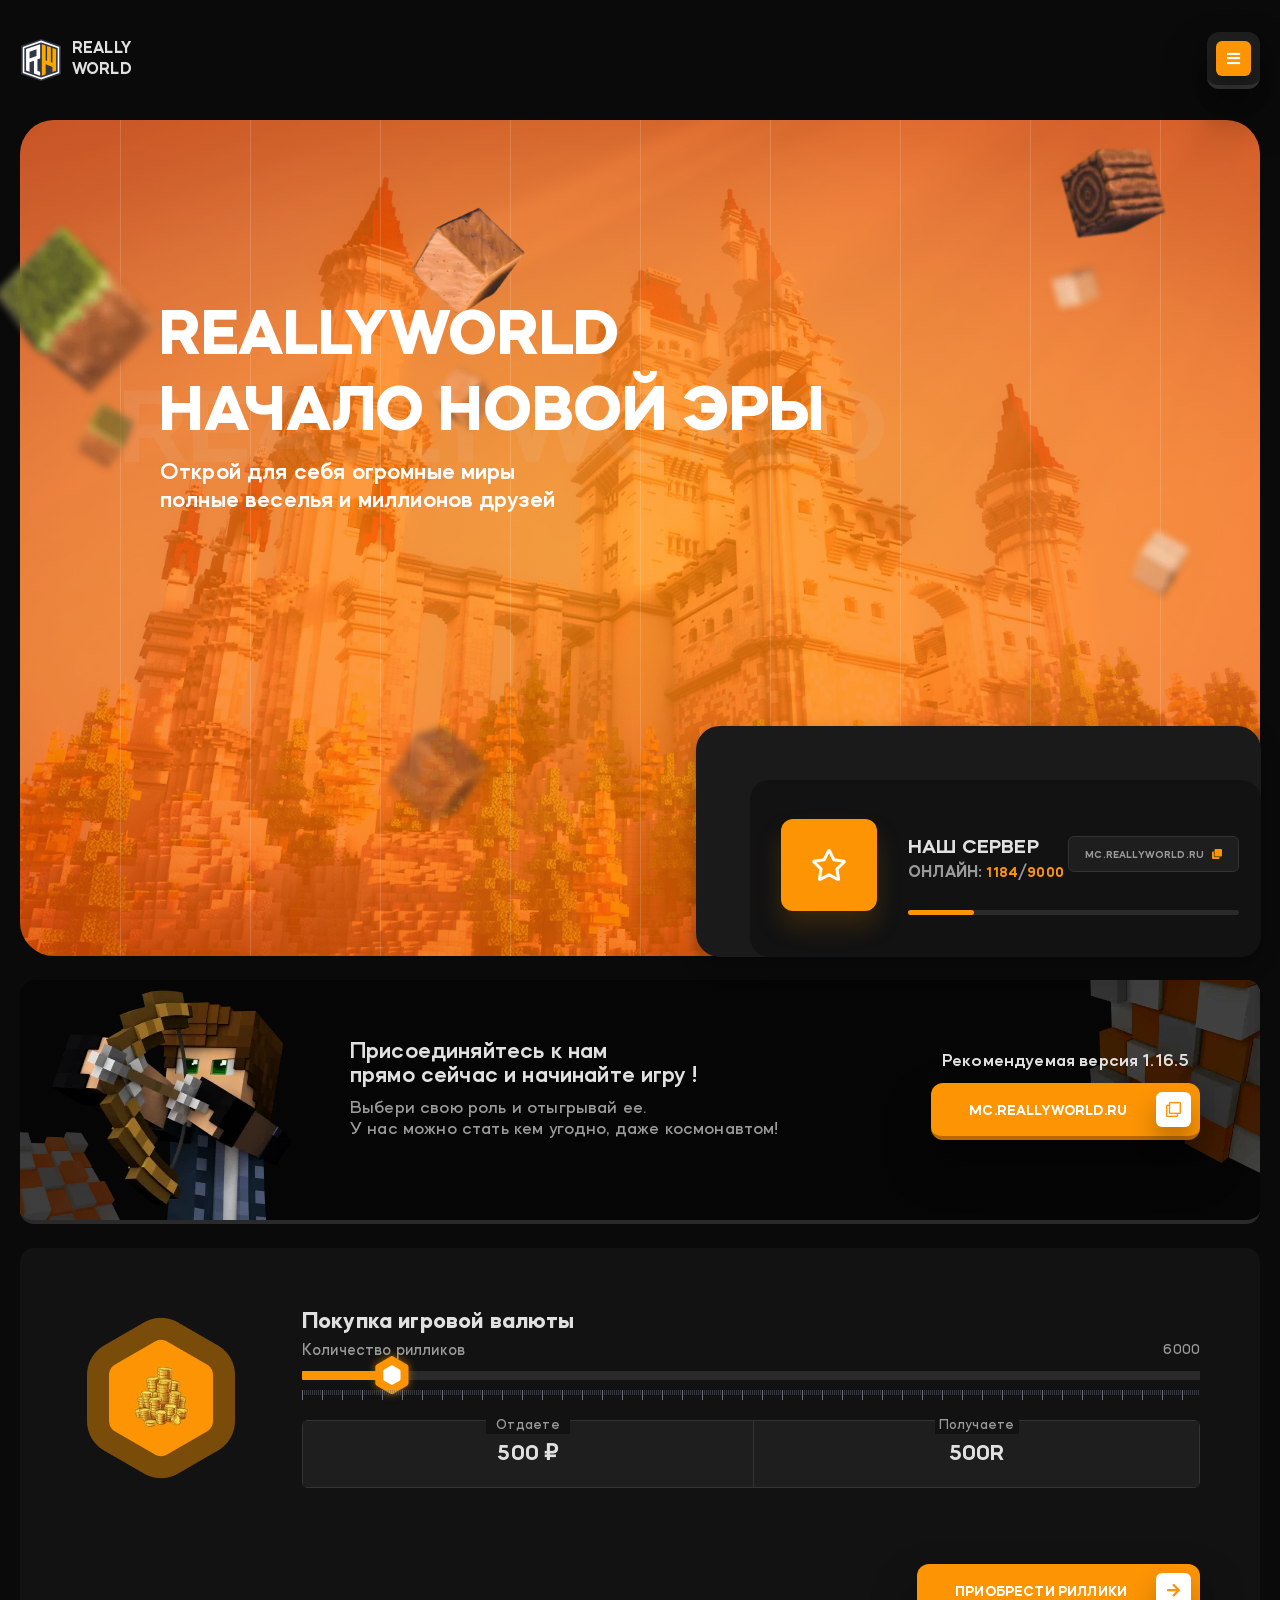
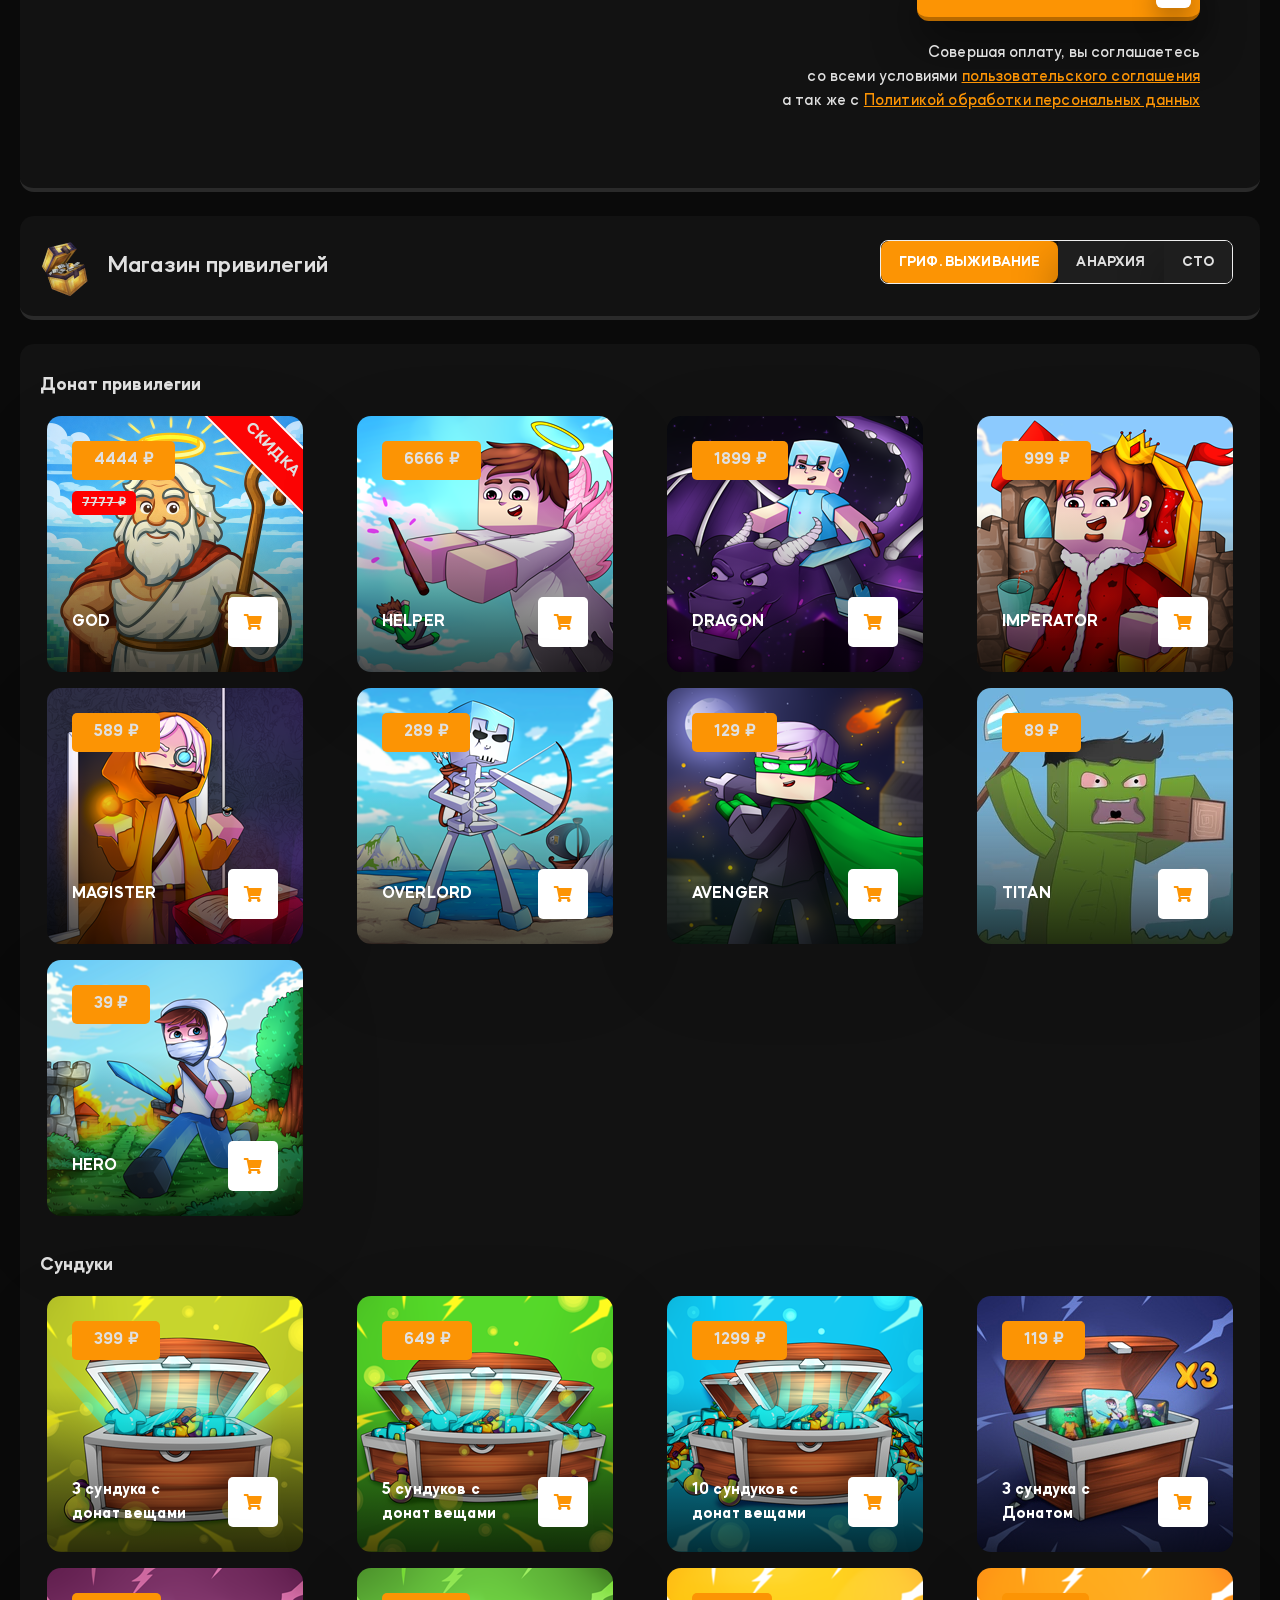
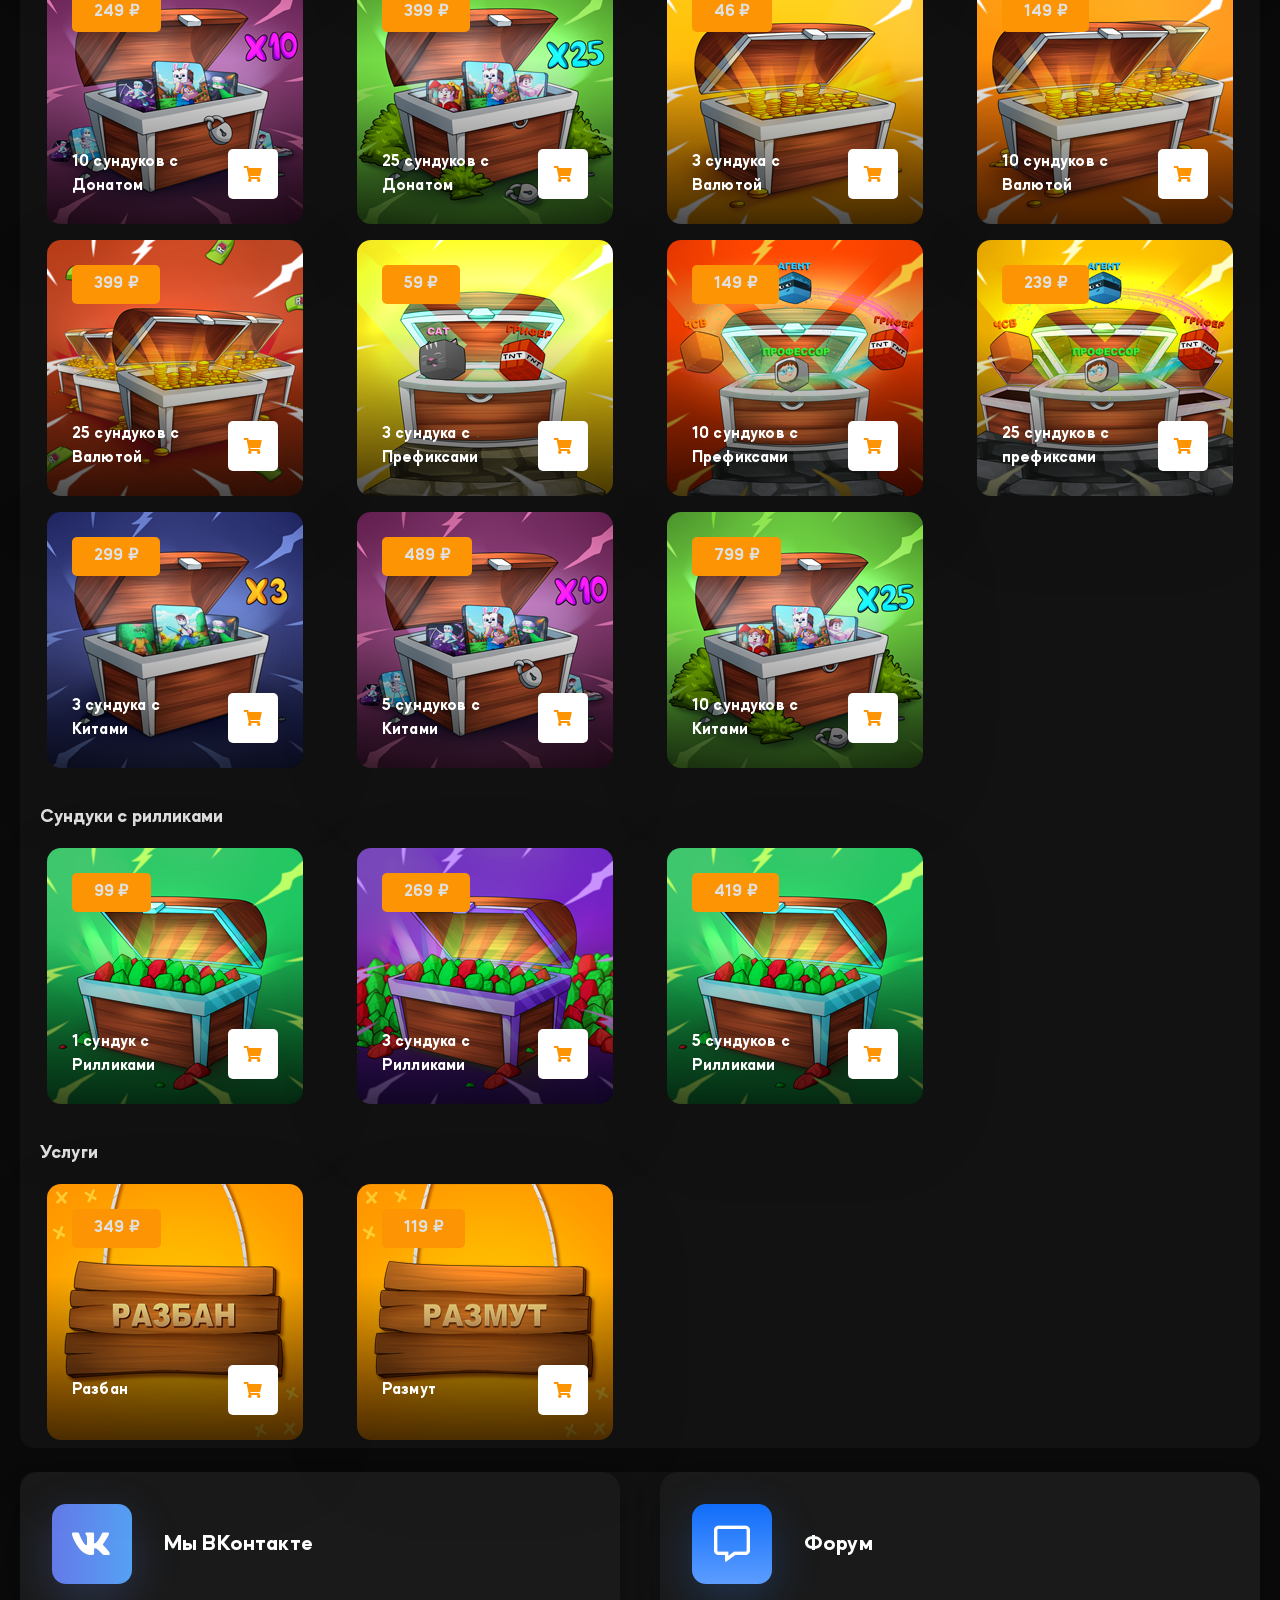
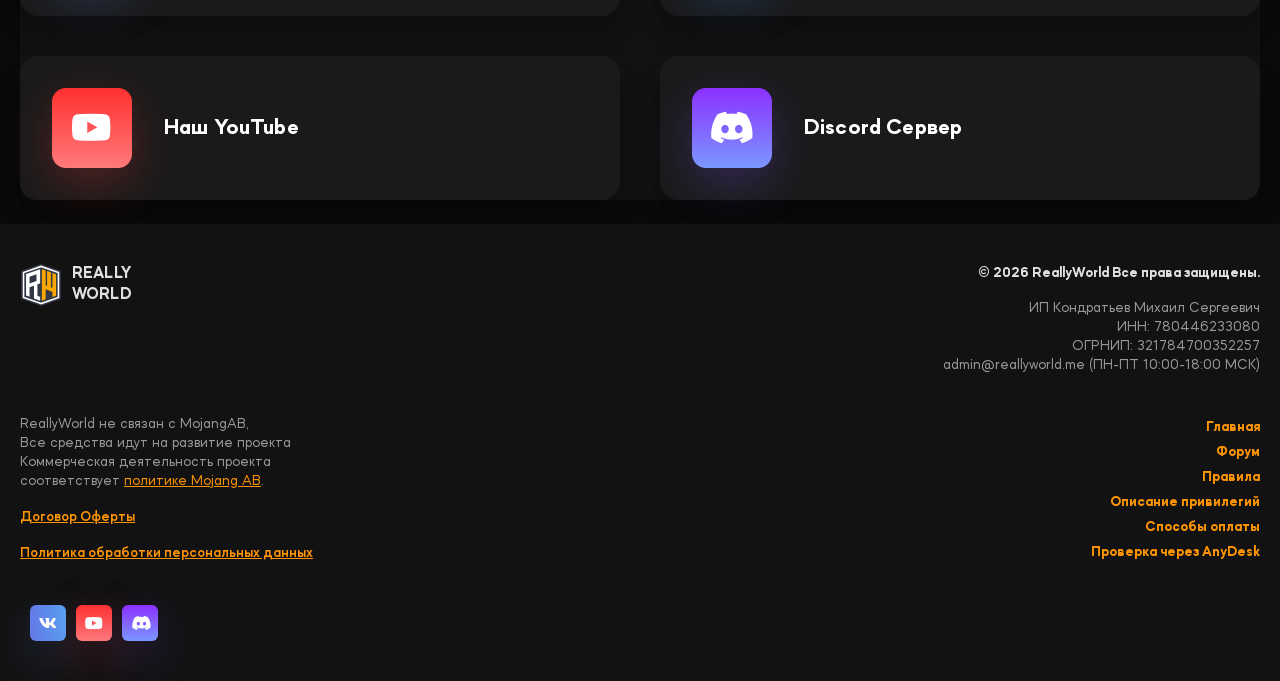
<file: index.html>
<!DOCTYPE html>
<html>

<head>
    <title>ReallyWorld — Магазин привилегий
</title>

    <meta name="description" content="Играйте в Minecraft на сервере ReallyWorld. Присоединяйтесь к нашему сообществу и получите уникальные привилегии. Купите донат и наслаждайтесь игрой на одном из лучших серверов Minecraft. Откройте для себя мир ReallyWorld!">

    <meta charset="utf-8">
<!-- <meta name="viewport" content="width=device-width, initial-scale=1.0" /> -->

<!-- CSRF Token -->
<meta name="csrf-token" content="vhveMAJoK6UmiHnehqAwBOuFSpxC84a7pmm7i4Sx">

<meta name="keywords" content="minecraft, игра minecraft, играть в minecraft, minecraft classic, minecraft бесплатно, minecraft скачать, minecraft 1.20, minecraft серверы, сервер minecraft, бесплатный minecraft сервер, домер minecraft, домер grief, reallyworld minecraft, сервер ReallyWorld, купить донат minecraft, купить донат ReallyWorld, донат minecraft, рили ворлд сервер, сайт ReallyWorld, описание привилегий ReallyWorld, донат на ReallyWorld, привилегии ReallyWorld, minecraft сервера с донатом, бесплатные привилегии Minecraft, рили ворлд майнкрафт, майнкрафт сервер ReallyWorld, популярные minecraft серверы, играть на сервере домера">

<meta http-equiv="content-type" content="text/html; charset=UTF-8" />
<meta http-equiv="content-language" content="ru" />

<!-- Scripts -->
<script src="js/app.js@id=3c5a35519252d2c78619" defer></script>
<script src="js/public.js@v=1674001801" defer></script>
<script src="js/clipboard.min.js@v=1674001801" defer></script>
<script src="js/main.js@v=1778611863" defer></script>
<script src="https://hcaptcha.com/1/api.js" async defer></script>

<!-- Styles -->
<link rel="stylesheet" href="css/fonts.min.css@v=1674001801.css" />
<link rel="stylesheet" href="css/style.min.css@v=1767133983.css" />
<link rel="stylesheet" href="css/media-queries.min.css@v=1674001801.css" />

<!-- Fonts -->
<link rel="stylesheet" href="https://pro.fontawesome.com/releases/v5.10.0/css/all.css" integrity="sha384-AYmEC3Yw5cVb3ZcuHtOA93w35dYTsvhLPVnYs9eStHfGJvOvKxVfELGroGkvsg+p" crossorigin="anonymous" />


<link rel="icon" type="image/svg+xml" href="images/server-icon.svg">

<meta name="interkassa-verification" content="1a4b5794d77db62eb89c363f576572cb" />
    </head>

<body>
    <!-- <div class="container"> -->
    <div class="wrapper" style="
        min-height: calc(100% - 203.33px);
    ">
        <div id="app">
            <header>
    <a href="index.html" class="logotype">
        <div class="pic"></div>
        <div class="logo_text">
            <span>really</span>
            <span>world</span>
        </div>
    </a>
    <nav id="header_menu">
        <ul>
            <li>
                <a href="index.html"><i class="fas fa-home"></i><span>Главная</span></a>
            </li>
            <li>
                <a href="javascript:void(0)" data-page="store" id="goToStore"><i class="fas fa-shopping-cart"></i><span>Магазин</span></a>
            </li>
            <li>
                <a href="https://f.reallyworld.ru/tags/%D0%A0%D1%97%D0%A1%D0%82%D0%A0%C2%B0%D0%A0%D0%86%D0%A0%D1%91%D0%A0%C2%BB%D0%A0%C2%B0/"><i class="fas fa-tag"></i><span>Правила</span></a>
            </li>
            <li>
                <a href="description.html"><i class="fas fa-file-alt"></i><span>Описание привилегий</span></a>
            </li>
            <li>
                <a href="https://f.reallyworld.ru/"><i class="far fa-comment-alt"></i><span>Форум</span></a>
            </li>
            <li>
                <a href="support.html"><i class="far fa-heart"></i><span>Поддержка</span></a>
            </li>
        </ul>
    </nav>
    <!-- <lc-button></lc-button> -->

    <a href="javascript:void(0);" id="menu" class="button menu-button" onclick="toggleMenu()">
        <i class="fas fa-bars"></i>
    </a>
</header>
            
<section id="head">
    <div id="head_pics">
        <div class="pics_lines"></div>
        <div class="flying"></div>
        <div class="pic_text">ReallyWorld</div>

        <div class="parallax block_1"></div>
        <div class="parallax block_2"></div>
        <div class="parallax block_3"></div>
        <div class="parallax block_4"></div>
        <div class="parallax block_5"></div>
        <div class="parallax block_6"></div>
        <div class="parallax block_7"></div>
        <div class="parallax block_8"></div>
        <div class="parallax block_9"></div>
        <div class="parallax block_10"></div>
    </div>

    <div id="head_top" class="br">
        <h1>
            ReallyWorld<br />
            Начало новой эры
        </h1>
        <h5>
            Открой для себя огромные миры<br />
            полные веселья и миллионов друзей
        </h5>
        <!-- <a href="#" id="play" class="button"><span>Начать играть</span><i class="far fa-play-circle"></i></a> -->
    </div>

    <div class="head_bottom">
        <div class="bg br"></div>
        <div class="s-online-wrapp">
            <div class="s-online">
                <i class="far fa-star"></i>
                <div class="server">
                    <h6>Наш сервер</h6>
                    <p class="online">Онлайн: <span id="online">1184</span>/<span id="slots">9000</span></p>
                    <div class="progress">
                        <div class="progress-bar" id="progress" style="width: 20%;"></div>
                    </div>


                    <div class="copyip my-copy-clipboard" data-clipboard-text="mc.reallyworld.ru">
                        <span>mc.reallyworld.ru</span><i class="far fa-clone"></i>
                    </div>
                </div>
            </div>
        </div>
    </div>
</section>

<section id="join_us">
    <div class="join_us_arrow"></div>
    <div></div>
    <div class="left">
        <h2>
            Присоединяйтесь к нам<br />
            прямо сейчас и начинайте игру !
        </h2>
        <h5>
            Выбери свою роль и отыгрывай ее.<br />
            У нас можно стать кем угодно, даже космонавтом!
        </h5>
    </div>

    <div class="copy_ip">
        <span class="left">Рекомендуемая версия 1.16.5</span>
        <a href="javascript:void(0)" id="copy_ip_button" class="button button-orange right my-copy-clipboard" data-clipboard-text="mc.reallyworld.ru">
            <span>mc.reallyworld.ru</span><i class=" far fa-clone"></i>
        </a>
    </div>
    <div class="clear"></div>
</section>
            <div id="store">
    <front-goods :goods="[{&quot;id&quot;:154,&quot;name&quot;:&quot;GOD&quot;,&quot;surcharge&quot;:0,&quot;surcharge_from&quot;:0,&quot;ip_name&quot;:&quot;god&quot;,&quot;price&quot;:7777,&quot;price_sale&quot;:4444,&quot;category&quot;:1,&quot;img_url&quot;:&quot;god2.png&quot;},{&quot;id&quot;:1006,&quot;name&quot;:&quot;3 \u0441\u0443\u043d\u0434\u0443\u043a\u0430 \u0441 \u0434\u043e\u043d\u0430\u0442 \u0432\u0435\u0449\u0430\u043c\u0438&quot;,&quot;surcharge&quot;:0,&quot;surcharge_from&quot;:0,&quot;ip_name&quot;:&quot;case&quot;,&quot;price&quot;:399,&quot;price_sale&quot;:null,&quot;category&quot;:1,&quot;img_url&quot;:&quot;new\/donatitem1.png&quot;},{&quot;id&quot;:1007,&quot;name&quot;:&quot;5 \u0441\u0443\u043d\u0434\u0443\u043a\u043e\u0432 \u0441 \u0434\u043e\u043d\u0430\u0442 \u0432\u0435\u0449\u0430\u043c\u0438&quot;,&quot;surcharge&quot;:0,&quot;surcharge_from&quot;:0,&quot;ip_name&quot;:&quot;case&quot;,&quot;price&quot;:649,&quot;price_sale&quot;:null,&quot;category&quot;:1,&quot;img_url&quot;:&quot;new\/donatitem2.png&quot;},{&quot;id&quot;:1008,&quot;name&quot;:&quot;10 \u0441\u0443\u043d\u0434\u0443\u043a\u043e\u0432 \u0441 \u0434\u043e\u043d\u0430\u0442 \u0432\u0435\u0449\u0430\u043c\u0438&quot;,&quot;surcharge&quot;:0,&quot;surcharge_from&quot;:0,&quot;ip_name&quot;:&quot;case&quot;,&quot;price&quot;:1299,&quot;price_sale&quot;:null,&quot;category&quot;:1,&quot;img_url&quot;:&quot;new\/donatitem3.png&quot;},{&quot;id&quot;:8,&quot;name&quot;:&quot;HELPER&quot;,&quot;surcharge&quot;:1,&quot;surcharge_from&quot;:0,&quot;ip_name&quot;:&quot;helper&quot;,&quot;price&quot;:6666,&quot;price_sale&quot;:null,&quot;category&quot;:1,&quot;img_url&quot;:&quot;new\/HELPER.png&quot;},{&quot;id&quot;:9,&quot;name&quot;:&quot;DRAGON&quot;,&quot;surcharge&quot;:1,&quot;surcharge_from&quot;:1,&quot;ip_name&quot;:&quot;dragon&quot;,&quot;price&quot;:1899,&quot;price_sale&quot;:null,&quot;category&quot;:1,&quot;img_url&quot;:&quot;new\/DRAGON.png&quot;},{&quot;id&quot;:10,&quot;name&quot;:&quot;IMPERATOR&quot;,&quot;surcharge&quot;:1,&quot;surcharge_from&quot;:1,&quot;ip_name&quot;:&quot;imperator&quot;,&quot;price&quot;:999,&quot;price_sale&quot;:null,&quot;category&quot;:1,&quot;img_url&quot;:&quot;new\/IMPERATOR.png&quot;},{&quot;id&quot;:11,&quot;name&quot;:&quot;MAGISTER&quot;,&quot;surcharge&quot;:1,&quot;surcharge_from&quot;:1,&quot;ip_name&quot;:&quot;magister&quot;,&quot;price&quot;:589,&quot;price_sale&quot;:null,&quot;category&quot;:1,&quot;img_url&quot;:&quot;new\/MAGISTER.png&quot;},{&quot;id&quot;:12,&quot;name&quot;:&quot;OVERLORD&quot;,&quot;surcharge&quot;:1,&quot;surcharge_from&quot;:1,&quot;ip_name&quot;:&quot;overlord&quot;,&quot;price&quot;:289,&quot;price_sale&quot;:null,&quot;category&quot;:1,&quot;img_url&quot;:&quot;new\/OVERLORD.png&quot;},{&quot;id&quot;:13,&quot;name&quot;:&quot;AVENGER&quot;,&quot;surcharge&quot;:1,&quot;surcharge_from&quot;:1,&quot;ip_name&quot;:&quot;avenger&quot;,&quot;price&quot;:129,&quot;price_sale&quot;:null,&quot;category&quot;:1,&quot;img_url&quot;:&quot;new\/AVENGER.png&quot;},{&quot;id&quot;:14,&quot;name&quot;:&quot;TITAN&quot;,&quot;surcharge&quot;:1,&quot;surcharge_from&quot;:1,&quot;ip_name&quot;:&quot;titan&quot;,&quot;price&quot;:89,&quot;price_sale&quot;:null,&quot;category&quot;:1,&quot;img_url&quot;:&quot;titan.webp&quot;},{&quot;id&quot;:15,&quot;name&quot;:&quot;HERO&quot;,&quot;surcharge&quot;:1,&quot;surcharge_from&quot;:1,&quot;ip_name&quot;:&quot;hero&quot;,&quot;price&quot;:39,&quot;price_sale&quot;:null,&quot;category&quot;:1,&quot;img_url&quot;:&quot;new\/HERO.png&quot;},{&quot;id&quot;:16,&quot;name&quot;:&quot;3 \u0441\u0443\u043d\u0434\u0443\u043a\u0430 \u0441 \u0414\u043e\u043d\u0430\u0442\u043e\u043c&quot;,&quot;surcharge&quot;:0,&quot;surcharge_from&quot;:0,&quot;ip_name&quot;:&quot;case&quot;,&quot;price&quot;:119,&quot;price_sale&quot;:null,&quot;category&quot;:1,&quot;img_url&quot;:&quot;new\/casedonat1.jpg&quot;},{&quot;id&quot;:17,&quot;name&quot;:&quot;10 \u0441\u0443\u043d\u0434\u0443\u043a\u043e\u0432 \u0441 \u0414\u043e\u043d\u0430\u0442\u043e\u043c&quot;,&quot;surcharge&quot;:0,&quot;surcharge_from&quot;:0,&quot;ip_name&quot;:&quot;case&quot;,&quot;price&quot;:249,&quot;price_sale&quot;:null,&quot;category&quot;:1,&quot;img_url&quot;:&quot;new\/casedonat2.png&quot;},{&quot;id&quot;:18,&quot;name&quot;:&quot;25 \u0441\u0443\u043d\u0434\u0443\u043a\u043e\u0432 \u0441 \u0414\u043e\u043d\u0430\u0442\u043e\u043c&quot;,&quot;surcharge&quot;:0,&quot;surcharge_from&quot;:0,&quot;ip_name&quot;:&quot;case&quot;,&quot;price&quot;:399,&quot;price_sale&quot;:null,&quot;category&quot;:1,&quot;img_url&quot;:&quot;new\/casedonat3.png&quot;},{&quot;id&quot;:19,&quot;name&quot;:&quot;50 \u0420\u0438\u043b\u043b\u0438\u043a\u043e\u0432&quot;,&quot;surcharge&quot;:0,&quot;surcharge_from&quot;:0,&quot;ip_name&quot;:&quot;really-coin&quot;,&quot;price&quot;:50,&quot;price_sale&quot;:null,&quot;category&quot;:5,&quot;img_url&quot;:&quot;null&quot;},{&quot;id&quot;:20,&quot;name&quot;:&quot;100 \u0420\u0438\u043b\u043b\u0438\u043a\u043e\u0432&quot;,&quot;surcharge&quot;:0,&quot;surcharge_from&quot;:0,&quot;ip_name&quot;:&quot;really-coin&quot;,&quot;price&quot;:100,&quot;price_sale&quot;:null,&quot;category&quot;:5,&quot;img_url&quot;:&quot;null&quot;},{&quot;id&quot;:21,&quot;name&quot;:&quot;250 \u0420\u0438\u043b\u043b\u0438\u043a\u043e\u0432&quot;,&quot;surcharge&quot;:0,&quot;surcharge_from&quot;:0,&quot;ip_name&quot;:&quot;really-coin&quot;,&quot;price&quot;:250,&quot;price_sale&quot;:null,&quot;category&quot;:5,&quot;img_url&quot;:&quot;null&quot;},{&quot;id&quot;:22,&quot;name&quot;:&quot;500 \u0420\u0438\u043b\u043b\u0438\u043a\u043e\u0432&quot;,&quot;surcharge&quot;:0,&quot;surcharge_from&quot;:0,&quot;ip_name&quot;:&quot;really-coin&quot;,&quot;price&quot;:500,&quot;price_sale&quot;:null,&quot;category&quot;:5,&quot;img_url&quot;:&quot;null&quot;},{&quot;id&quot;:23,&quot;name&quot;:&quot;1 \u0441\u0443\u043d\u0434\u0443\u043a \u0441 \u0420\u0438\u043b\u043b\u0438\u043a\u0430\u043c\u0438&quot;,&quot;surcharge&quot;:0,&quot;surcharge_from&quot;:0,&quot;ip_name&quot;:&quot;case&quot;,&quot;price&quot;:99,&quot;price_sale&quot;:null,&quot;category&quot;:5,&quot;img_url&quot;:&quot;new\/really1.png&quot;},{&quot;id&quot;:55,&quot;name&quot;:&quot;3 \u0441\u0443\u043d\u0434\u0443\u043a\u0430 \u0441 \u0412\u0430\u043b\u044e\u0442\u043e\u0439&quot;,&quot;surcharge&quot;:0,&quot;surcharge_from&quot;:0,&quot;ip_name&quot;:&quot;case&quot;,&quot;price&quot;:46,&quot;price_sale&quot;:null,&quot;category&quot;:1,&quot;img_url&quot;:&quot;new\/money1.png&quot;},{&quot;id&quot;:56,&quot;name&quot;:&quot;10 \u0441\u0443\u043d\u0434\u0443\u043a\u043e\u0432 \u0441 \u0412\u0430\u043b\u044e\u0442\u043e\u0439&quot;,&quot;surcharge&quot;:0,&quot;surcharge_from&quot;:0,&quot;ip_name&quot;:&quot;case&quot;,&quot;price&quot;:149,&quot;price_sale&quot;:null,&quot;category&quot;:1,&quot;img_url&quot;:&quot;new\/money2.png&quot;},{&quot;id&quot;:57,&quot;name&quot;:&quot;25 \u0441\u0443\u043d\u0434\u0443\u043a\u043e\u0432 \u0441 \u0412\u0430\u043b\u044e\u0442\u043e\u0439&quot;,&quot;surcharge&quot;:0,&quot;surcharge_from&quot;:0,&quot;ip_name&quot;:&quot;case&quot;,&quot;price&quot;:399,&quot;price_sale&quot;:null,&quot;category&quot;:1,&quot;img_url&quot;:&quot;new\/money3.png&quot;},{&quot;id&quot;:58,&quot;name&quot;:&quot;3 \u0441\u0443\u043d\u0434\u0443\u043a\u0430 \u0441 \u041f\u0440\u0435\u0444\u0438\u043a\u0441\u0430\u043c\u0438&quot;,&quot;surcharge&quot;:0,&quot;surcharge_from&quot;:0,&quot;ip_name&quot;:&quot;case&quot;,&quot;price&quot;:59,&quot;price_sale&quot;:null,&quot;category&quot;:1,&quot;img_url&quot;:&quot;new\/prefix1.png&quot;},{&quot;id&quot;:59,&quot;name&quot;:&quot;10 \u0441\u0443\u043d\u0434\u0443\u043a\u043e\u0432 \u0441 \u041f\u0440\u0435\u0444\u0438\u043a\u0441\u0430\u043c\u0438&quot;,&quot;surcharge&quot;:0,&quot;surcharge_from&quot;:0,&quot;ip_name&quot;:&quot;case&quot;,&quot;price&quot;:149,&quot;price_sale&quot;:null,&quot;category&quot;:1,&quot;img_url&quot;:&quot;new\/prefix2.png&quot;},{&quot;id&quot;:60,&quot;name&quot;:&quot;25 \u0441\u0443\u043d\u0434\u0443\u043a\u043e\u0432 \u0441 \u043f\u0440\u0435\u0444\u0438\u043a\u0441\u0430\u043c\u0438&quot;,&quot;surcharge&quot;:0,&quot;surcharge_from&quot;:0,&quot;ip_name&quot;:&quot;case&quot;,&quot;price&quot;:239,&quot;price_sale&quot;:null,&quot;category&quot;:1,&quot;img_url&quot;:&quot;new\/prefix3.png&quot;},{&quot;id&quot;:97,&quot;name&quot;:&quot;3 \u0441\u0443\u043d\u0434\u0443\u043a\u0430 \u0441 \u0420\u0438\u043b\u043b\u0438\u043a\u0430\u043c\u0438&quot;,&quot;surcharge&quot;:0,&quot;surcharge_from&quot;:0,&quot;ip_name&quot;:&quot;case&quot;,&quot;price&quot;:269,&quot;price_sale&quot;:null,&quot;category&quot;:5,&quot;img_url&quot;:&quot;new\/really2.png&quot;},{&quot;id&quot;:98,&quot;name&quot;:&quot;5 \u0441\u0443\u043d\u0434\u0443\u043a\u043e\u0432 \u0441 \u0420\u0438\u043b\u043b\u0438\u043a\u0430\u043c\u0438&quot;,&quot;surcharge&quot;:0,&quot;surcharge_from&quot;:0,&quot;ip_name&quot;:&quot;case&quot;,&quot;price&quot;:419,&quot;price_sale&quot;:null,&quot;category&quot;:5,&quot;img_url&quot;:&quot;new\/really1.png&quot;},{&quot;id&quot;:103,&quot;name&quot;:&quot;\u0420\u0430\u0437\u0431\u0430\u043d&quot;,&quot;surcharge&quot;:0,&quot;surcharge_from&quot;:0,&quot;ip_name&quot;:&quot;other&quot;,&quot;price&quot;:349,&quot;price_sale&quot;:null,&quot;category&quot;:1,&quot;img_url&quot;:&quot;new\/unban.png&quot;},{&quot;id&quot;:104,&quot;name&quot;:&quot;\u0420\u0430\u0437\u043c\u0443\u0442&quot;,&quot;surcharge&quot;:0,&quot;surcharge_from&quot;:0,&quot;ip_name&quot;:&quot;other&quot;,&quot;price&quot;:119,&quot;price_sale&quot;:null,&quot;category&quot;:1,&quot;img_url&quot;:&quot;new\/unmute.png&quot;},{&quot;id&quot;:105,&quot;name&quot;:&quot;\u0426\u0410\u0420\u042c&quot;,&quot;surcharge&quot;:1,&quot;surcharge_from&quot;:0,&quot;ip_name&quot;:&quot;tsar&quot;,&quot;price&quot;:2299,&quot;price_sale&quot;:null,&quot;category&quot;:9,&quot;img_url&quot;:&quot;king.png.webp&quot;},{&quot;id&quot;:121,&quot;name&quot;:&quot;1700 \u0420\u0438\u043b\u043b\u0438\u043a\u043e\u0432 (\u0411\u041e\u041d\u0423\u0421 +200)&quot;,&quot;surcharge&quot;:0,&quot;surcharge_from&quot;:0,&quot;ip_name&quot;:&quot;really-coin&quot;,&quot;price&quot;:1500,&quot;price_sale&quot;:null,&quot;category&quot;:5,&quot;img_url&quot;:&quot;null&quot;},{&quot;id&quot;:122,&quot;name&quot;:&quot;2500 \u0420\u0438\u043b\u043b\u0438\u043a\u043e\u0432 (\u0411\u041e\u041d\u0423\u0421 +500)&quot;,&quot;surcharge&quot;:0,&quot;surcharge_from&quot;:0,&quot;ip_name&quot;:&quot;really-coin&quot;,&quot;price&quot;:2000,&quot;price_sale&quot;:null,&quot;category&quot;:5,&quot;img_url&quot;:&quot;null&quot;},{&quot;id&quot;:126,&quot;name&quot;:&quot;699 \u0420\u0438\u043b\u043b\u0438\u043a\u043e\u0432&quot;,&quot;surcharge&quot;:0,&quot;surcharge_from&quot;:0,&quot;ip_name&quot;:&quot;really-coin&quot;,&quot;price&quot;:699,&quot;price_sale&quot;:null,&quot;category&quot;:5,&quot;img_url&quot;:&quot;null&quot;},{&quot;id&quot;:127,&quot;name&quot;:&quot;{count} \u0420\u0438\u043b\u043b\u0438\u043a\u043e\u0432&quot;,&quot;surcharge&quot;:0,&quot;surcharge_from&quot;:0,&quot;ip_name&quot;:&quot;really-coin-selected&quot;,&quot;price&quot;:500,&quot;price_sale&quot;:null,&quot;category&quot;:5,&quot;img_url&quot;:&quot;null&quot;},{&quot;id&quot;:128,&quot;name&quot;:&quot;\u041f\u0440\u043e\u0445\u043e\u0434\u043a\u0430 \u043d\u0430\u0432\u0441\u0435\u0433\u0434\u0430&quot;,&quot;surcharge&quot;:0,&quot;surcharge_from&quot;:0,&quot;ip_name&quot;:&quot;fanzy&quot;,&quot;price&quot;:999,&quot;price_sale&quot;:null,&quot;category&quot;:8,&quot;img_url&quot;:&quot;master.webp&quot;},{&quot;id&quot;:130,&quot;name&quot;:&quot;\u041f\u0440\u043e\u0445\u043e\u0434\u043a\u0430 \u043d\u0430 3 \u043c\u0435\u0441\u044f\u0446\u0430&quot;,&quot;surcharge&quot;:0,&quot;surcharge_from&quot;:0,&quot;ip_name&quot;:&quot;fanzy&quot;,&quot;price&quot;:499,&quot;price_sale&quot;:null,&quot;category&quot;:8,&quot;img_url&quot;:&quot;master.webp&quot;},{&quot;id&quot;:131,&quot;name&quot;:&quot;\u041f\u0440\u043e\u0445\u043e\u0434\u043a\u0430 \u043d\u0430 1 \u043c\u0435\u0441\u044f\u0446&quot;,&quot;surcharge&quot;:0,&quot;surcharge_from&quot;:0,&quot;ip_name&quot;:&quot;fanzy&quot;,&quot;price&quot;:249,&quot;price_sale&quot;:null,&quot;category&quot;:8,&quot;img_url&quot;:&quot;new\/MASTER.png&quot;},{&quot;id&quot;:132,&quot;name&quot;:&quot;\u0420\u0430\u0437\u0431\u0430\u043d&quot;,&quot;surcharge&quot;:0,&quot;surcharge_from&quot;:0,&quot;ip_name&quot;:&quot;other&quot;,&quot;price&quot;:349,&quot;price_sale&quot;:null,&quot;category&quot;:8,&quot;img_url&quot;:&quot;new\/unban.png&quot;},{&quot;id&quot;:133,&quot;name&quot;:&quot;\u0413\u0415\u0420\u0426\u041e\u0413&quot;,&quot;surcharge&quot;:1,&quot;surcharge_from&quot;:0,&quot;ip_name&quot;:&quot;gerzorg&quot;,&quot;price&quot;:1299,&quot;price_sale&quot;:null,&quot;category&quot;:9,&quot;img_url&quot;:&quot;fanzy\/gertsorg.webp&quot;},{&quot;id&quot;:134,&quot;name&quot;:&quot;\u0411\u0415\u0420\u0421\u0415\u0420\u041a&quot;,&quot;surcharge&quot;:1,&quot;surcharge_from&quot;:0,&quot;ip_name&quot;:&quot;berserk&quot;,&quot;price&quot;:589,&quot;price_sale&quot;:null,&quot;category&quot;:9,&quot;img_url&quot;:&quot;fanzy\/berserk.webp&quot;},{&quot;id&quot;:135,&quot;name&quot;:&quot;\u041f\u0420\u0418\u041d\u0426&quot;,&quot;surcharge&quot;:1,&quot;surcharge_from&quot;:0,&quot;ip_name&quot;:&quot;prinz&quot;,&quot;price&quot;:249,&quot;price_sale&quot;:null,&quot;category&quot;:9,&quot;img_url&quot;:&quot;fanzy\/prints.webp&quot;},{&quot;id&quot;:136,&quot;name&quot;:&quot;\u0414\u0412\u041e\u0420\u042f\u041d\u0418\u041d&quot;,&quot;surcharge&quot;:1,&quot;surcharge_from&quot;:0,&quot;ip_name&quot;:&quot;dvoryanin&quot;,&quot;price&quot;:159,&quot;price_sale&quot;:null,&quot;category&quot;:9,&quot;img_url&quot;:&quot;fanzy\/dvoryanin.webp&quot;},{&quot;id&quot;:137,&quot;name&quot;:&quot;\u0420\u042b\u0426\u0410\u0420\u042c&quot;,&quot;surcharge&quot;:1,&quot;surcharge_from&quot;:0,&quot;ip_name&quot;:&quot;ryzar&quot;,&quot;price&quot;:99,&quot;price_sale&quot;:null,&quot;category&quot;:9,&quot;img_url&quot;:&quot;fanzy\/rytsar.webp&quot;},{&quot;id&quot;:138,&quot;name&quot;:&quot;\u0421\u0422\u0420\u0410\u0416&quot;,&quot;surcharge&quot;:1,&quot;surcharge_from&quot;:0,&quot;ip_name&quot;:&quot;straz&quot;,&quot;price&quot;:29,&quot;price_sale&quot;:null,&quot;category&quot;:9,&quot;img_url&quot;:&quot;fanzy\/strazh.webp&quot;},{&quot;id&quot;:139,&quot;name&quot;:&quot;3 \u0441\u0443\u043d\u0434\u0443\u043a\u043e\u0430 \u0441 \u0412\u0430\u043b\u044e\u0442\u043e\u0439&quot;,&quot;surcharge&quot;:0,&quot;surcharge_from&quot;:0,&quot;ip_name&quot;:&quot;case&quot;,&quot;price&quot;:69,&quot;price_sale&quot;:null,&quot;category&quot;:9,&quot;img_url&quot;:&quot;new\/money1.png&quot;},{&quot;id&quot;:140,&quot;name&quot;:&quot;10 \u0441\u0443\u043d\u0434\u0443\u043a\u043e\u0432 \u0441 \u0412\u0430\u043b\u044e\u0442\u043e\u0439&quot;,&quot;surcharge&quot;:0,&quot;surcharge_from&quot;:0,&quot;ip_name&quot;:&quot;case&quot;,&quot;price&quot;:149,&quot;price_sale&quot;:null,&quot;category&quot;:9,&quot;img_url&quot;:&quot;new\/money2.png&quot;},{&quot;id&quot;:141,&quot;name&quot;:&quot;25 \u0441\u0443\u043d\u0434\u0443\u043a\u043e\u0432 \u0441 \u0412\u0430\u043b\u044e\u0442\u043e\u0439&quot;,&quot;surcharge&quot;:0,&quot;surcharge_from&quot;:0,&quot;ip_name&quot;:&quot;case&quot;,&quot;price&quot;:399,&quot;price_sale&quot;:null,&quot;category&quot;:9,&quot;img_url&quot;:&quot;new\/money3.png&quot;},{&quot;id&quot;:142,&quot;name&quot;:&quot;3 \u0441\u0443\u043d\u0434\u0443\u043a\u0430 \u0441 \u0414\u043e\u043d\u0430\u0442\u043e\u043c&quot;,&quot;surcharge&quot;:0,&quot;surcharge_from&quot;:0,&quot;ip_name&quot;:&quot;case&quot;,&quot;price&quot;:119,&quot;price_sale&quot;:null,&quot;category&quot;:9,&quot;img_url&quot;:&quot;new\/casedonat1.jpg&quot;},{&quot;id&quot;:143,&quot;name&quot;:&quot;10 \u0441\u0443\u043d\u0434\u0443\u043a\u043e\u0432 \u0441 \u0414\u043e\u043d\u0430\u0442\u043e\u043c&quot;,&quot;surcharge&quot;:0,&quot;surcharge_from&quot;:0,&quot;ip_name&quot;:&quot;case&quot;,&quot;price&quot;:249,&quot;price_sale&quot;:null,&quot;category&quot;:9,&quot;img_url&quot;:&quot;new\/casedonat2.png&quot;},{&quot;id&quot;:144,&quot;name&quot;:&quot;25 \u0441\u0443\u043d\u0434\u0443\u043a\u043e\u0432 \u0441 \u0414\u043e\u043d\u0430\u0442\u043e\u043c&quot;,&quot;surcharge&quot;:0,&quot;surcharge_from&quot;:0,&quot;ip_name&quot;:&quot;case&quot;,&quot;price&quot;:399,&quot;price_sale&quot;:null,&quot;category&quot;:9,&quot;img_url&quot;:&quot;new\/casedonat3.png&quot;},{&quot;id&quot;:145,&quot;name&quot;:&quot;1 \u0441\u0443\u043d\u0434\u0443\u043a \u0441 \u041f\u0435\u0447\u0435\u043d\u044c\u043a\u0430\u043c\u0438&quot;,&quot;surcharge&quot;:0,&quot;surcharge_from&quot;:0,&quot;ip_name&quot;:&quot;case&quot;,&quot;price&quot;:77,&quot;price_sale&quot;:null,&quot;category&quot;:9,&quot;img_url&quot;:&quot;new\/really1.png&quot;},{&quot;id&quot;:146,&quot;name&quot;:&quot;3 \u0441\u0443\u043d\u0434\u0443\u043a\u0430 \u0441 \u041f\u0435\u0447\u0435\u043d\u044c\u043a\u0430\u043c\u0438&quot;,&quot;surcharge&quot;:0,&quot;surcharge_from&quot;:0,&quot;ip_name&quot;:&quot;case&quot;,&quot;price&quot;:229,&quot;price_sale&quot;:null,&quot;category&quot;:9,&quot;img_url&quot;:&quot;new\/really2.png&quot;},{&quot;id&quot;:147,&quot;name&quot;:&quot;5 \u0441\u0443\u043d\u0434\u0443\u043a\u043e\u0432 \u0441 \u041f\u0435\u0447\u0435\u043d\u044c\u043a\u0430\u043c\u0438&quot;,&quot;surcharge&quot;:0,&quot;surcharge_from&quot;:0,&quot;ip_name&quot;:&quot;case&quot;,&quot;price&quot;:379,&quot;price_sale&quot;:null,&quot;category&quot;:9,&quot;img_url&quot;:&quot;new\/really2.png&quot;},{&quot;id&quot;:148,&quot;name&quot;:&quot;\u0420\u0430\u0437\u0431\u0430\u043d&quot;,&quot;surcharge&quot;:0,&quot;surcharge_from&quot;:0,&quot;ip_name&quot;:&quot;other&quot;,&quot;price&quot;:349,&quot;price_sale&quot;:null,&quot;category&quot;:9,&quot;img_url&quot;:&quot;new\/unban.png&quot;},{&quot;id&quot;:149,&quot;name&quot;:&quot;\u0420\u0430\u0437\u043c\u0443\u0442&quot;,&quot;surcharge&quot;:0,&quot;surcharge_from&quot;:0,&quot;ip_name&quot;:&quot;other&quot;,&quot;price&quot;:119,&quot;price_sale&quot;:null,&quot;category&quot;:9,&quot;img_url&quot;:&quot;new\/unmute.png&quot;},{&quot;id&quot;:1009,&quot;name&quot;:&quot;\u041f\u0440\u043e\u0445\u043e\u0434\u043a\u0430 \u043d\u0430 \u0421\u0422\u041e \u0438\u0433\u0440\u043e\u043a\u043e\u0432&quot;,&quot;surcharge&quot;:0,&quot;surcharge_from&quot;:0,&quot;ip_name&quot;:&quot;other&quot;,&quot;price&quot;:999,&quot;price_sale&quot;:null,&quot;category&quot;:10,&quot;img_url&quot;:&quot;whitelist.jpg&quot;},{&quot;id&quot;:10001,&quot;name&quot;:&quot;3 \u0441\u0443\u043d\u0434\u0443\u043a\u0430 \u0441 \u041a\u0438\u0442\u0430\u043c\u0438&quot;,&quot;surcharge&quot;:0,&quot;surcharge_from&quot;:0,&quot;ip_name&quot;:&quot;case&quot;,&quot;price&quot;:299,&quot;price_sale&quot;:null,&quot;category&quot;:1,&quot;img_url&quot;:&quot;new\/casedonat1.jpg&quot;},{&quot;id&quot;:10002,&quot;name&quot;:&quot;5 \u0441\u0443\u043d\u0434\u0443\u043a\u043e\u0432 \u0441 \u041a\u0438\u0442\u0430\u043c\u0438&quot;,&quot;surcharge&quot;:0,&quot;surcharge_from&quot;:0,&quot;ip_name&quot;:&quot;case&quot;,&quot;price&quot;:489,&quot;price_sale&quot;:null,&quot;category&quot;:1,&quot;img_url&quot;:&quot;new\/casedonat2.png&quot;},{&quot;id&quot;:10003,&quot;name&quot;:&quot;10 \u0441\u0443\u043d\u0434\u0443\u043a\u043e\u0432 \u0441 \u041a\u0438\u0442\u0430\u043c\u0438&quot;,&quot;surcharge&quot;:0,&quot;surcharge_from&quot;:0,&quot;ip_name&quot;:&quot;case&quot;,&quot;price&quot;:799,&quot;price_sale&quot;:null,&quot;category&quot;:1,&quot;img_url&quot;:&quot;new\/casedonat3.png&quot;}]" :currency="'руб.'" :categories="[{&quot;id&quot;:1,&quot;name&quot;:&quot;\u0413\u0440\u0438\u0444. \u0412\u044b\u0436\u0438\u0432\u0430\u043d\u0438\u0435&quot;,&quot;priority&quot;:1,&quot;db_id&quot;:&quot;griff&quot;,&quot;surcharge_query&quot;:&quot;not&quot;,&quot;created_at&quot;:&quot;2020-06-28T13:07:38.000000Z&quot;,&quot;updated_at&quot;:&quot;2020-06-28T13:24:30.000000Z&quot;},{&quot;id&quot;:2,&quot;name&quot;:&quot;\u0410\u043d\u0430\u0440\u0445\u0438\u044f&quot;,&quot;priority&quot;:2,&quot;db_id&quot;:&quot;anarchy&quot;,&quot;surcharge_query&quot;:&quot;not&quot;,&quot;created_at&quot;:&quot;2020-06-28T13:24:54.000000Z&quot;,&quot;updated_at&quot;:&quot;2020-06-28T13:24:54.000000Z&quot;},{&quot;id&quot;:5,&quot;name&quot;:&quot;\u0420\u0438\u043b\u043b\u0438\u043a\u0438 (\u0414\u043e\u043d\u0430\u0442 \u0412\u0430\u043b\u044e\u0442\u0430)&quot;,&quot;priority&quot;:4,&quot;db_id&quot;:&quot;111&quot;,&quot;surcharge_query&quot;:&quot;.&quot;,&quot;created_at&quot;:&quot;2020-07-07T00:10:34.000000Z&quot;,&quot;updated_at&quot;:&quot;2022-02-20T09:40:56.000000Z&quot;},{&quot;id&quot;:10,&quot;name&quot;:&quot;\u0421\u0422\u041e&quot;,&quot;priority&quot;:5,&quot;db_id&quot;:&quot;sto&quot;,&quot;surcharge_query&quot;:&quot;-&quot;,&quot;created_at&quot;:&quot;2023-01-25T09:34:00.000000Z&quot;,&quot;updated_at&quot;:&quot;2023-01-25T09:34:00.000000Z&quot;}]"></front-goods>
</div>

<section id="social">
    <a href="https://vk.com/reallyworlds" target="_blank">
        <div>
            <i class="fab fa-vk social-vk"></i>
            <span>Мы ВКонтакте</span>
        </div>
    </a>
    <a href="https://f.reallyworld.ru/">
        <div>
            <i class="far fa-comment-alt social-forum"></i>
            <span>Форум</span>
        </div>
    </a>
    <a href="https://www.youtube.com/channel/UCb5oqCZ4AfmfXbgHsfei0tQ" target="_blank">
        <div>
            <i class="fab fa-youtube social-yt"></i>
            <span>Наш YouTube</span>
        </div>
    </a>
    <a href="https://discord.gg/reallyworld" target="_blank">
        <div>
            <i class="fab fa-discord social-discord"></i>
            <span>Discord Сервер</span>
        </div>
    </a>
</section>
        </div>
    </div>
    <footer>
    <div class="wrapper">
        <div class="logo">
            <a href="index.html" class="logotype">
                <div class="pic"></div>
                <div class="logo_text">
                    <span>really</span>
                    <span>world</span>
                </div>
            </a>
        </div>

        <div class="copyright">
            <p class="copy">© <script>document.write(new Date().getFullYear())</script> ReallyWorld Все права защищены.</p>

            
            
            <p>
                ИП Кондратьев Михаил Сергеевич<br>
                ИНН: 780446233080<br>
                ОГРНИП: 321784700352257<br>

                admin@reallyworld.me (ПН-ПТ 10:00-18:00 МСК)
            </p>
            
        </div>

        <div class="info">
            <p>
                ReallyWorld не связан с MojangAB,<br />
                Все средства идут на развитие проекта<br />
                Коммерческая деятельность проекта<br />
                соответствует <a href="mojang.pdf">политике Mojang AB</a>.
            </p>
            <a href="public_offer.pdf">Договор Оферты</a>
            <a href="privacy.pdf">Политика обработки персональных данных</a>
        </div>

        <div class="nav">
            <nav>
                <a href="index.html">Главная</a>
                <a href="https://f.reallyworld.ru/">Форум</a>
                <a href="https://f.reallyworld.ru/tags/%D0%A0%D1%97%D0%A1%D0%82%D0%A0%C2%B0%D0%A0%D0%86%D0%A0%D1%91%D0%A0%C2%BB%D0%A0%C2%B0/">Правила</a>
                <a href="description.html">Описание привилегий</a>
                <a href="pymentMethods.html">Способы оплаты</a>
                <a href="anydesk.html">Проверка через AnyDesk</a>
            </nav>
        </div>
        <div class="social">
            <div>
                <span class="social-icon social-vk"><a href="https://vk.com/reallyworlds" target="_blank"><i class="fab fa-vk"></i></a></span><span class="social-icon social-yt"><a href="https://www.youtube.com/channel/UCb5oqCZ4AfmfXbgHsfei0tQ" target="_blank"><i class="fab fa-youtube"></i></a></span><span class="social-icon social-discord"><a href="https://discord.gg/reallyworld" target="_blank"><i class="fab fa-discord"></i></a></span>
            </div>
        </div>
    </div>
</footer>    <!-- </div> -->
    <script>
    window.addEventListener('load', function() {
        $('.copy-clipboard').on('click', function(e) {
            e.preventDefault();
            var that = $(this);
            that.html('Скопировано!');
            setTimeout(function() {
                that.html(that.attr('data-clipboard-text'));
            }, 1000);
            let text = $(this).data('clipboard-text');
            new ClipboardJS('.copy-clipboard');
        });






        var acc = document.getElementsByClassName("accordion");
        var i;
        for (i = 0; i < acc.length; i++) {
            acc[i].addEventListener("click", function() {
                this.classList.toggle("accoactive");
                var panel = this.nextElementSibling;
                if (panel.style.maxHeight) {
                    panel.style.maxHeight = null;
                } else {
                    panel.style.maxHeight = panel.scrollHeight + "px";
                }
            });
        }




        setTimeout(function() {
           // app.monitor();
        }, 100);
    });
</script>




<!-- Yandex.Metrika counter -->
<script type="text/javascript">
    (function(m, e, t, r, i, k, a) {
        m[i] = m[i] || function() {
            (m[i].a = m[i].a || []).push(arguments)
        };
        m[i].l = 1 * new Date();
        k = e.createElement(t), a = e.getElementsByTagName(t)[0], k.async = 1, k.src = r, a.parentNode.insertBefore(k, a)
    })
    (window, document, "script", "https://mc.yandex.ru/metrika/tag.js", "ym");

    ym(76686226, "init", {
        clickmap: true,
        trackLinks: true,
        accurateTrackBounce: true,
        webvisor: true
    });
</script>
<noscript>
    <div><img src="https://mc.yandex.ru/watch/76686226" style="position:absolute; left:-9999px;" alt="" /></div>
</noscript>
<!-- /Yandex.Metrika counter -->


<script type="application/ld+json">
    {
        "@context": "http://schema.org",
        "@type": "Organization",
        "name": "ReallyWorld",
        "url": "https://reallyworld.ru/",
        "sameAs": [
            "https://vk.com/reallyworlds",
            "https://vk.com/reallyworld_tech"
        ]
    }
<script>
(function() {
    // Ждём, пока Vue отрендерит элемент
    function fixCoinSlider() {
        var slider = document.getElementById('coin_bar_slider');
        if (slider && slider.src && slider.src.indexOf('/images/coin-slider.svg') !== -1) {
            // Встроенное SVG (скопировано из твоего файла)
            var svgData = 'data:image/svg+xml;utf8,%3Csvg%20width%3D%2234%22%20height%3D%2239%22%20viewBox%3D%220%200%2034%2039%22%20fill%3D%22none%22%20xmlns%3D%22http%3A%2F%2Fwww.w3.org%2F2000%2Fsvg%22%3E%3Cpath%20d%3D%22M15.3875%200.401925C16.3157%20-0.133975%2017.4593%20-0.133975%2018.3875%200.401925L32.275%208.41993C33.2032%208.95583%2033.775%209.94623%2033.775%2011.018V27.0538C33.775%2028.1256%2033.2032%2029.116%2032.275%2029.6519L18.3875%2037.6699C17.4593%2038.2058%2016.3157%2038.2058%2015.3875%2037.6699L1.5%2029.6519C0.5718%2029.116%200%2028.1256%200%2027.0539V11.0179C0%209.94623%200.5718%208.95583%201.5%208.41993L15.3875%200.401925Z%22%20fill%3D%22%23FC9404%22%2F%3E%3Cpath%20d%3D%22M15.8875%209.47322C16.5063%209.11602%2017.2687%209.11602%2017.8875%209.47322L24.669%2013.3885C25.2878%2013.7458%2025.669%2014.4061%2025.669%2015.1206V22.9512C25.669%2023.6657%2025.2878%2024.326%2024.669%2024.6832L17.8875%2028.5985C17.2687%2028.9558%2016.5063%2028.9558%2015.8875%2028.5985L9.10602%2024.6832C8.48722%2024.326%208.10602%2023.6657%208.10602%2022.9512V15.1206C8.10602%2014.4061%208.48722%2013.7458%209.10602%2013.3885L15.8875%209.47322Z%22%20fill%3D%22white%22%2F%3E%3C%2Fsvg%3E';
            if (slider.src !== svgData) {
                slider.src = svgData;
                console.log('coin-slider.svg заменён на встроенный data:image');
            }
            return true;
        }
        return false;
    }

    // Пробуем сразу после загрузки DOM
    if (document.readyState === 'loading') {
        document.addEventListener('DOMContentLoaded', function() {
            // Даём Vue немного времени на отрисовку
            setTimeout(fixCoinSlider, 100);
            // Также наблюдаем за появлением элемента (если Vue создаёт его позже)
            var observer = new MutationObserver(function(mutations) {
                if (fixCoinSlider()) observer.disconnect();
            });
            observer.observe(document.body, { childList: true, subtree: true });
        });
    } else {
        setTimeout(fixCoinSlider, 100);
        var observer = new MutationObserver(function(mutations) {
            if (fixCoinSlider()) observer.disconnect();
        });
        observer.observe(document.body, { childList: true, subtree: true });
    }
})();
</script>
        <div id="toasts"></div>
<style>
    /* ========== ПОЛНАЯ ТЁМНАЯ ТЕМА + ФИКСЫ ========== */
    
    /* Основной фон */
    body, .wrapper, #app, .container {
        background-color: #0a0a0a !important;
    }

    /* Основной текст и заголовки */
    body, p, h1, h2, h3, h4, h5, h6, span, div, a:not(.button) {
        color: #e0e0e0 !important;
    }

    /* Секции и карточки */
    section, #head, .modal .modal-dialog, .mymodal .modal-dialog, footer, .lc_bg, .card {
        background-color: #121212 !important;
        border-bottom-color: #2a2a2a !important;
        box-shadow: none !important;
    }

    /* Шапка */
    header nav ul li a * {
        color: #9a9a9a !important;
    }
    header nav ul li a:hover * {
        color: #ffffff !important;
    }
    header nav ul .active {
        background-color: #1a1a1a !important;
        border-bottom-color: #333 !important;
    }

    /* Кнопки */
    .button {
        background-color: #1e1e1e !important;
        border-bottom-color: #333 !important;
        box-shadow: 0px 25px 45px rgba(0, 0, 0, 0.4) !important;
    }
    .button span {
        color: #e0e0e0 !important;
    }
    .button-orange {
        background-color: #fc9404 !important;
        border-bottom-color: #b86a00 !important;
    }
    .button-orange span {
        color: #ffffff !important;
    }

    /* Прогресс-бар онлайна */
    .progress {
        background-color: #2a2a2a !important;
    }
    .progress-bar {
        background-color: #fc9404 !important;
    }

    /* Онлайн счётчики */
    .server .online span {
        color: #fc9404 !important;
    }
    .server .online {
        color: #888 !important;
    }

    /* Футер */
    footer .wrapper {
        background-color: #121212 !important;
    }
    footer .copyright .copy {
        color: #e0e0e0 !important;
    }
    footer p, footer .nav a, footer .info p {
        color: #9a9a9a !important;
    }
    footer .nav a:hover {
        color: #ffffff !important;
    }

    /* Социальные кнопки */
    #social div {
        background: #1a1a1a !important;
        box-shadow: 0px 15px 25px rgba(0, 0, 0, 0.3) !important;
    }
    #social span {
        color: #fff !important;
    }

    /* Текст внутри секций */
    section h5, .modal .modal-dialog .modal-subtitle {
        color: #9a9a9a !important;
    }

    /* Инпуты и формы */
    .form-group input, .div-group {
        background-color: #1e1e1e !important;
        border-color: #333 !important;
        color: #e0e0e0 !important;
    }
    .div-group div {
        border-right-color: #333 !important;
        background-color: #1e1e1e !important;
    }
    .div-group div > span:first-child {
        background-color: #121212 !important;
        color: #9a9a9a !important;
    }

    /* Тостики */
    #toasts .toast {
        background-color: #1e1e1e !important;
        box-shadow: 0px 15px 35px rgba(0, 0, 0, 0.3) !important;
    }
    #toasts .toast .toast_title {
        color: #e0e0e0 !important;
    }
    #toasts .toast .toast_content {
        color: #9a9a9a !important;
    }

    /* Ползунок валюты */
    #store_coin .select_coins h2 {
        color: #e0e0e0 !important;
    }
    #store_coin .select_coins p span {
        color: #9a9a9a !important;
    }
    #store_coin .select_coins .coin-grid {
        filter: brightness(0.5) !important;
    }
    #store_coin .select_coins .coin-bar {
        background-color: #2a2a2a !important;
    }

    /* Карточки магазина */
    .card .name {
        color: #ffffff !important;
    }
    .card .price {
        background-color: #fc9404 !important;
    }

    /* Ссылки */
    a:not(.button):not(.logotype) {
        color: #fc9404 !important;
    }
    a:not(.button):not(.logotype):hover {
        color: #ffaa33 !important;
    }

    /* ========== БЛОК ОНЛАЙНА (s-online-wrapp) ========== */
    .head_bottom .s-online-wrapp {
        background-color: #1a1a1a !important;
        background-image: none !important;
        border-radius: 24px;
        box-shadow: 0 8px 20px rgba(0,0,0,0.3);
    }
    .head_bottom .s-online-wrapp .s-online {
        background-color: #121212 !important;
        border-radius: 20px;
    }
    .head_bottom .s-online-wrapp .s-online > i {
        background-color: #fc9404 !important;
        color: #fff !important;
    }
    .head_bottom .s-online-wrapp .s-online .server h6 {
        color: #e0e0e0 !important;
    }
    .head_bottom .s-online-wrapp .s-online .server .online {
        color: #9a9a9a !important;
    }
    .head_bottom .s-online-wrapp .s-online .server .online span {
        color: #fc9404 !important;
        font-weight: bold;
    }
    .head_bottom .s-online-wrapp .s-online .server .progress {
        background-color: #2a2a2a !important;
    }
    .head_bottom .s-online-wrapp .s-online .server .copyip {
        background-color: #1e1e1e !important;
        border-color: #333 !important;
        color: #9a9a9a !important;
    }
    .head_bottom .s-online-wrapp .s-online .server .copyip span {
        color: #9a9a9a !important;
    }
    .head_bottom .s-online-wrapp .s-online .server .copyip i {
        color: #fc9404 !important;
    }

    /* ========== ПЕРЕКЛЮЧАТЕЛИ (оранжевые) ========== */
    input[type="range"] {
        accent-color: #fc9404 !important;
    }
    .coin-bar .coin-bar-fill {
        background-color: #fc9404 !important;
    }
    .coin-bar-slider {
        filter: drop-shadow(0 0 4px rgba(252, 148, 4, 0.6)) !important;
    }
    input[type="checkbox"], input[type="radio"] {
        accent-color: #fc9404 !important;
    }
    select {
        background-color: #1e1e1e !important;
        border-color: #fc9404 !important;
        color: #e0e0e0 !important;
    }
    .group-button .active {
        background-color: #fc9404 !important;
    }
    .group-button .active span {
        color: #fff !important;
    }
    .group-button .active i {
        background-color: #fff !important;
        color: #fc9404 !important;
    }
    .noUi-connect {
        background: #fc9404 !important;
    }
    .noUi-handle {
        border-color: #fc9404 !important;
        background: #fc9404 !important;
    }
</style>
</body>

</html>
</file>
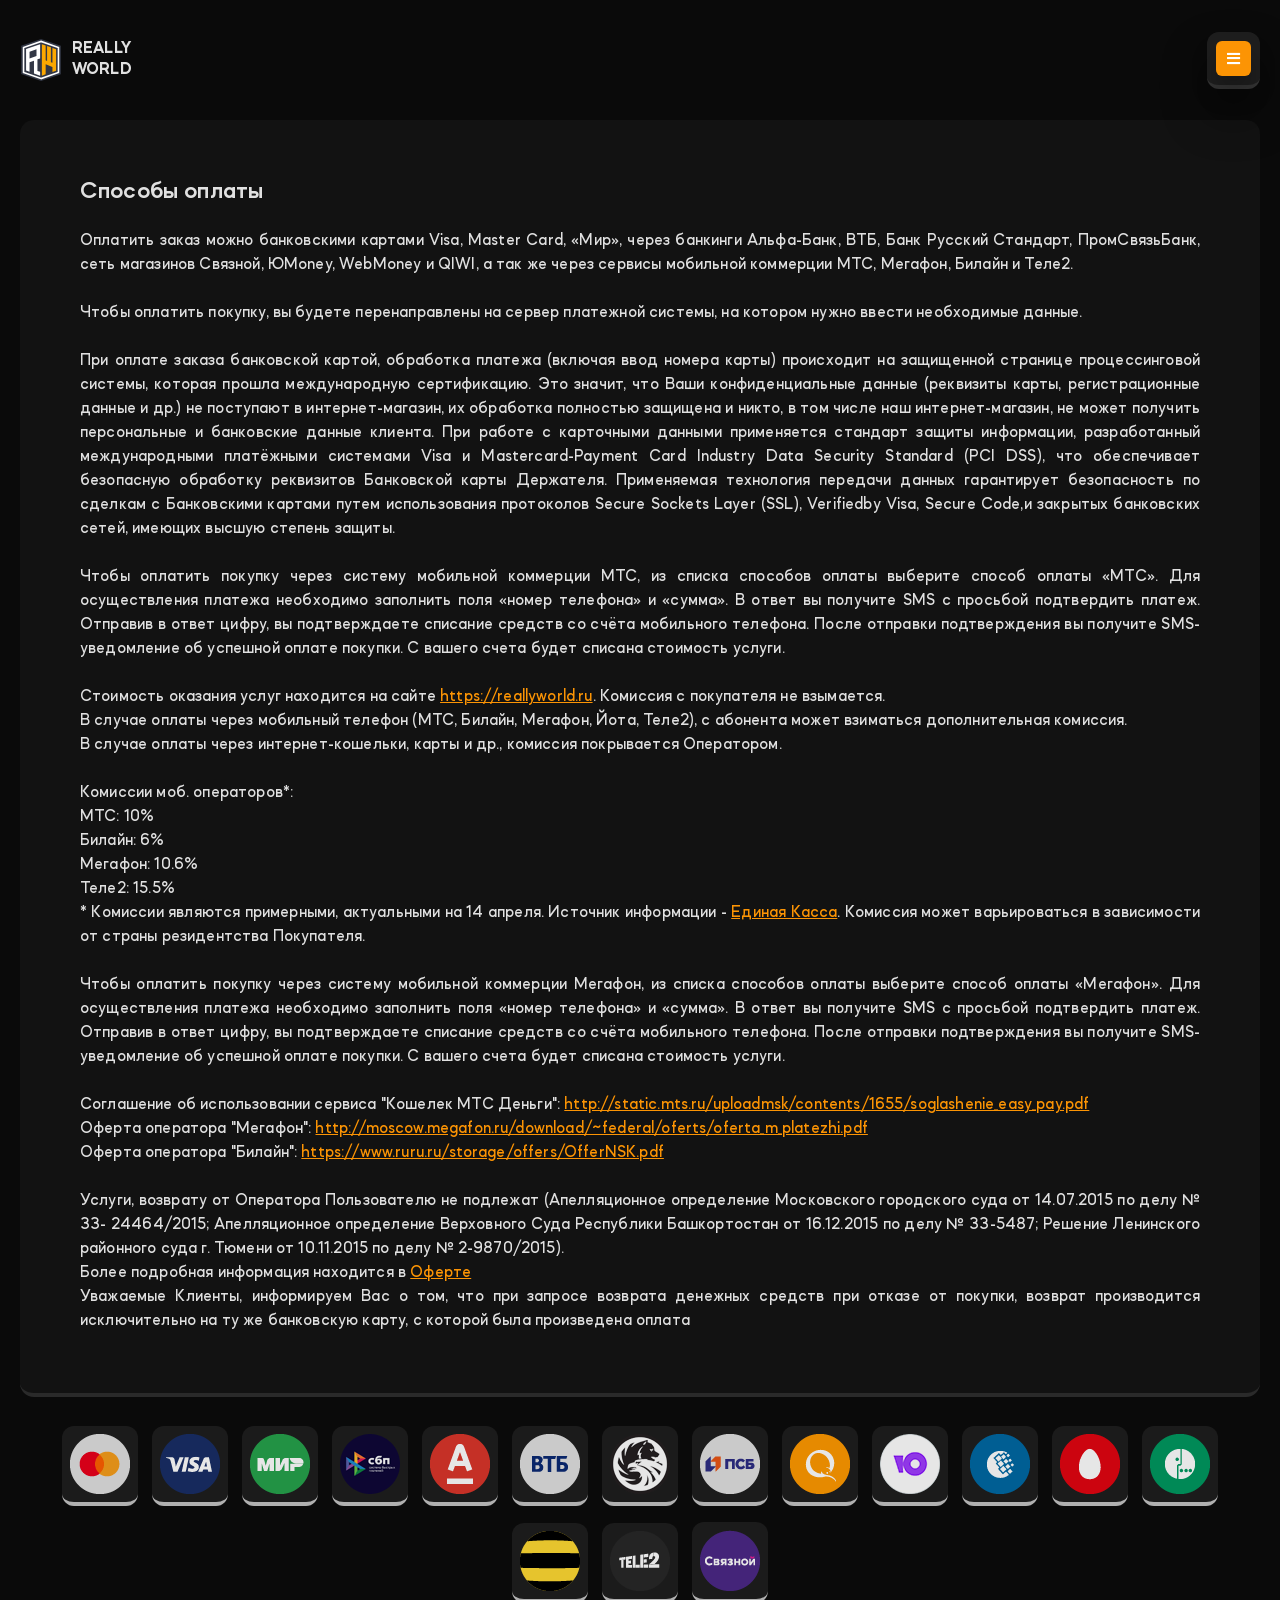
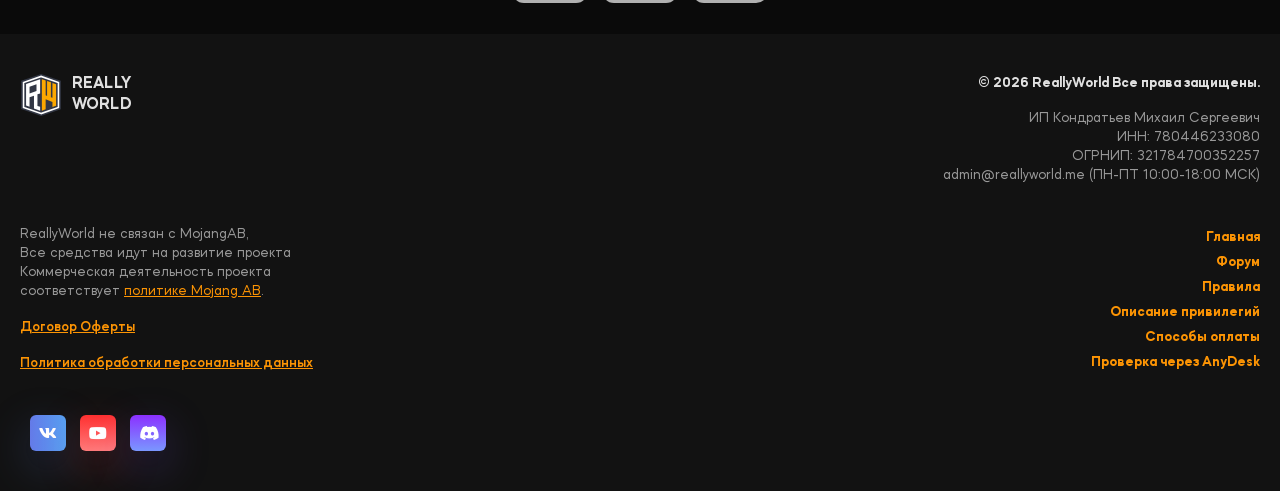
<file: pymentMethods.html>
<!DOCTYPE html>
<html>

<head>
    <title>ReallyWorld — Способы оплаты</title>

    <meta name="description" content="Способы оплаты привилегий на сервере ReallyWorld">

    <meta charset="utf-8">
    <!-- <meta name="viewport" content="width=device-width, initial-scale=1.0" /> -->

    <!-- CSRF Token -->
    <meta name="csrf-token" content="vhveMAJoK6UmiHnehqAwBOuFSpxC84a7pmm7i4Sx">

    <meta name="keywords" content="minecraft, игра minecraft, играть в minecraft, minecraft classic, minecraft бесплатно, minecraft скачать, minecraft 1.20, minecraft серверы, сервер minecraft, бесплатный minecraft сервер, домер minecraft, домер grief, reallyworld minecraft, сервер ReallyWorld, купить донат minecraft, купить донат ReallyWorld, донат minecraft, рили ворлд сервер, сайт ReallyWorld, описание привилегий ReallyWorld, донат на ReallyWorld, привилегии ReallyWorld, minecraft сервера с донатом, бесплатные привилегии Minecraft, рили ворлд майнкрафт, майнкрафт сервер ReallyWorld, популярные minecraft серверы, играть на сервере домера">

    <meta http-equiv="content-type" content="text/html; charset=UTF-8" />
    <meta http-equiv="content-language" content="ru" />

    <!-- Scripts -->
    <script src="js/app.js@id=3c5a35519252d2c78619" defer></script>
    <script src="js/public.js@v=1674001801" defer></script>
    <script src="js/clipboard.min.js@v=1674001801" defer></script>
    <script src="js/main.js@v=1778611863" defer></script>
    <script src="https://hcaptcha.com/1/api.js" async defer></script>

    <!-- Styles -->
    <link rel="stylesheet" href="css/fonts.min.css@v=1674001801.css" />
    <link rel="stylesheet" href="css/style.min.css@v=1767133983.css" />
    <link rel="stylesheet" href="css/media-queries.min.css@v=1674001801.css" />

    <!-- Fonts -->
    <link rel="stylesheet" href="https://pro.fontawesome.com/releases/v5.10.0/css/all.css" integrity="sha384-AYmEC3Yw5cVb3ZcuHtOA93w35dYTsvhLPVnYs9eStHfGJvOvKxVfELGroGkvsg+p" crossorigin="anonymous" />


    <link rel="icon" type="image/svg+xml" href="images/server-icon.svg">

    <meta name="interkassa-verification" content="1a4b5794d77db62eb89c363f576572cb" />
    
    <style>
        /* ========== ПОЛНАЯ ТЁМНАЯ ТЕМА ========== */
        
        /* Основной фон */
        body, .wrapper, #app, .container {
            background-color: #0a0a0a !important;
        }

        /* Основной текст и заголовки */
        body, p, h1, h2, h3, h4, h5, h6, span, div, a:not(.button) {
            color: #e0e0e0 !important;
        }

        /* Секции и карточки */
        section, #head, .modal .modal-dialog, .mymodal .modal-dialog, footer, .lc_bg, .card {
            background-color: #121212 !important;
            border-bottom-color: #2a2a2a !important;
            box-shadow: none !important;
        }

        /* Шапка */
        header nav ul li a * {
            color: #9a9a9a !important;
        }
        header nav ul li a:hover * {
            color: #ffffff !important;
        }
        header nav ul .active {
            background-color: #1a1a1a !important;
            border-bottom-color: #333 !important;
        }

        /* Кнопки */
        .button {
            background-color: #1e1e1e !important;
            border-bottom-color: #333 !important;
            box-shadow: 0px 25px 45px rgba(0, 0, 0, 0.4) !important;
        }
        .button span {
            color: #e0e0e0 !important;
        }
        .button-orange {
            background-color: #fc9404 !important;
            border-bottom-color: #b86a00 !important;
        }
        .button-orange span {
            color: #ffffff !important;
        }

        /* Прогресс-бар онлайна */
        .progress {
            background-color: #2a2a2a !important;
        }
        .progress-bar {
            background-color: #fc9404 !important;
        }

        /* Онлайн счётчики */
        .server .online span {
            color: #fc9404 !important;
        }
        .server .online {
            color: #888 !important;
        }

        /* Футер */
        footer .wrapper {
            background-color: #121212 !important;
        }
        footer .copyright .copy {
            color: #e0e0e0 !important;
        }
        footer p, footer .nav a, footer .info p {
            color: #9a9a9a !important;
        }
        footer .nav a:hover {
            color: #ffffff !important;
        }

        /* Социальные кнопки */
        #social div {
            background: #1a1a1a !important;
            box-shadow: 0px 15px 25px rgba(0, 0, 0, 0.3) !important;
        }
        #social span {
            color: #fff !important;
        }

        /* Текст внутри секций */
        section h5, .modal .modal-dialog .modal-subtitle {
            color: #9a9a9a !important;
        }

        /* Ссылки */
        a:not(.button):not(.logotype) {
            color: #fc9404 !important;
        }
        a:not(.button):not(.logotype):hover {
            color: #ffaa33 !important;
        }

        /* Иконки платёжных систем */
        .multiicon img {
            background-color: #1e1e1e;
            padding: 8px;
            border-radius: 12px;
            margin: 5px;
            filter: brightness(0.9);
        }
    </style>
</head>

<body>
    <div class="wrapper" style="min-height: calc(100% - 203.33px);">
        <div id="app">
            <header>
                <a href="index.html" class="logotype">
                    <div class="pic"></div>
                    <div class="logo_text">
                        <span>really</span>
                        <span>world</span>
                    </div>
                </a>
                <nav id="header_menu">
                    <ul>
                        <li><a href="index.html"><i class="fas fa-home"></i><span>Главная</span></a></li>
                        <li><a href="javascript:void(0)" data-page="store" id="goToStore"><i class="fas fa-shopping-cart"></i><span>Магазин</span></a></li>
                        <li><a href="https://f.reallyworld.ru/tags/%D0%A0%D1%97%D0%A1%D0%82%D0%A0%C2%B0%D0%A0%D0%86%D0%A0%D1%91%D0%A0%C2%BB%D0%A0%C2%B0/"><i class="fas fa-tag"></i><span>Правила</span></a></li>
                        <li><a href="description.html"><i class="fas fa-file-alt"></i><span>Описание привилегий</span></a></li>
                        <li><a href="https://f.reallyworld.ru/"><i class="far fa-comment-alt"></i><span>Форум</span></a></li>
                        <li><a href="support.html"><i class="far fa-heart"></i><span>Поддержка</span></a></li>
                    </ul>
                </nav>
                <a href="javascript:void(0);" id="menu" class="button menu-button" onclick="toggleMenu()">
                    <i class="fas fa-bars"></i>
                </a>
            </header>

            <section>
                <div>
                    <h1>Способы оплаты</h1>
                </div>
                <p>
                    Оплатить заказ можно банковскими картами Visa, Master Card, «Мир», через банкинги Альфа-Банк, ВТБ, Банк Русский Стандарт, ПромСвязьБанк, сеть магазинов Связной, ЮMoney, WebMoney и QIWI, а так же через сервисы мобильной коммерции МТС, Мегафон, Билайн и Теле2.<br>
                    <br>
                    Чтобы оплатить покупку, вы будете перенаправлены на сервер платежной системы, на котором нужно ввести необходимые данные.<br>
                    <br>
                    При оплате заказа банковской картой, обработка платежа (включая ввод номера
                    карты) происходит на защищенной странице процессинговой системы, которая прошла
                    международную сертификацию. Это значит, что Ваши конфиденциальные данные (реквизиты
                    карты, регистрационные данные и др.) не поступают в интернет-магазин, их обработка
                    полностью защищена и никто, в том числе наш интернет-магазин, не может получить
                    персональные и банковские данные клиента. При работе с карточными данными применяется
                    стандарт защиты информации, разработанный международными платёжными системами Visa
                    и Masterсard-Payment Card Industry Data Security Standard (PCI DSS), что обеспечивает
                    безопасную обработку реквизитов Банковской карты Держателя. Применяемая технология
                    передачи данных гарантирует безопасность по сделкам с Банковскими картами путем
                    использования протоколов Secure Sockets Layer (SSL), Verifiedby Visa, Secure Code,и
                    закрытых банковских сетей, имеющих высшую степень защиты.<br>
                    <br>
                    Чтобы оплатить покупку через систему мобильной коммерции МТС, из списка способов оплаты выберите способ оплаты «МТС». Для осуществления платежа необходимо заполнить поля «номер телефона» и «сумма». В ответ вы получите SMS с просьбой подтвердить платеж. Отправив в ответ цифру, вы подтверждаете списание средств со счёта мобильного телефона. После отправки подтверждения вы получите SMS-уведомление об успешной оплате покупки. С вашего счета будет списана стоимость услуги.<br>
                    <br>
                    Стоимость оказания услуг находится на сайте <a href="index.html">https://reallyworld.ru</a>. Комиссия с покупателя не взымается.<br>
                    В случае оплаты через мобильный телефон (МТС, Билайн, Мегафон, Йота, Теле2), с абонента может взиматься дополнительная комиссия.<br>
                    В случае оплаты через интернет-кошельки, карты и др., комиссия покрывается Оператором.<br>
                    <br>
                    Комиссии моб. операторов*:<br>
                    МТС: 10%<br>
                    Билайн: 6%<br>
                    Мегафон: 10.6%<br>
                    Теле2: 15.5%<br>
                    * Комиссии являются примерными, актуальными на 14 апреля. Источник информации - <a href="https://www.walletone.com/ru/merchant/pricing/">Единая Касса</a>. Комиссия может варьироваться в зависимости от страны резидентства Покупателя.<br>
                    <br>
                    Чтобы оплатить покупку через систему мобильной коммерции Мегафон, из списка способов оплаты выберите способ оплаты «Мегафон». Для осуществления платежа необходимо заполнить поля «номер телефона» и «сумма». В ответ вы получите SMS с просьбой подтвердить платеж. Отправив в ответ цифру, вы подтверждаете списание средств со счёта мобильного телефона. После отправки подтверждения вы получите SMS-уведомление об успешной оплате покупки. С вашего счета будет списана стоимость услуги.<br>
                    <br>
                    Соглашение об использовании сервиса "Кошелек МТС Деньги": <a href="http://static.mts.ru/uploadmsk/contents/1655/soglashenie_easy_pay.pdf">http://static.mts.ru/uploadmsk/contents/1655/soglashenie_easy_pay.pdf</a><br>
                    Оферта оператора "Мегафон": <a href="http://moscow.megafon.ru/download/~federal/oferts/oferta_m_platezhi.pdf">http://moscow.megafon.ru/download/~federal/oferts/oferta_m_platezhi.pdf</a><br>
                    Оферта оператора "Билайн": <a href="https://www.ruru.ru/storage/offers/OfferNSK.pdf">https://www.ruru.ru/storage/offers/OfferNSK.pdf </a><br>
                    <br>
                    Услуги, возврату от Оператора Пользователю не подлежат (Апелляционное
                    определение Московского городского суда от 14.07.2015 по делу № 33-
                    24464/2015; Апелляционное определение Верховного Суда Республики
                    Башкортостан от 16.12.2015 по делу № 33-5487; Решение Ленинского
                    районного суда г. Тюмени от 10.11.2015 по делу № 2-9870/2015).<br>
                    Более подробная информация находится в <a href="public_offer.pdf">Оферте</a>
                    <br>
                    Уважаемые Клиенты, информируем Вас о том, что при запросе возврата денежных
                    средств при отказе от покупки, возврат производится исключительно на ту же
                    банковскую карту, с которой была произведена оплата
                    <br>
                </p>
            </section>

            <p class="icons multiicon" style="text-align:center;">
                <img src="payment-systems/logo-mastercard.png" alt="MasterCard">
                <img src="payment-systems/logo-visa.png" alt="Visa">
                <img src="payment-systems/logo-mir.png" alt="МИР">
                <img src="payment-systems/logo-sbp.png" alt="Система быстрых платежей">
                <img src="payment-systems/logo-alfa-bank.png" alt="Альфа Банк">
                <img src="payment-systems/logo-vtb.png" alt="ВТБ">
                <img src="payment-systems/logo-brs.png" alt="Банк Русский Стандарт">
                <img src="payment-systems/logo-psb.png" alt="Промсвязьбанк">
                <img src="payment-systems/logo-qiwi.png" alt="QIWI">
                <img src="payment-systems/logo-iomoney.png" alt="ЮМани">
                <img src="payment-systems/logo-webmoney.png" alt="WebMoney">
                <img src="payment-systems/logo-mts.png" alt="МТС">
                <img src="payment-systems/logo-megafon.png" alt="Мегафон">
                <img src="payment-systems/logo-beeline.png" alt="Билайн">
                <img src="payment-systems/logo-tele2.png" alt="Теле2">
                <img src="payment-systems/logo-svyaznoy.png" alt="Связной">
            </p>
        </div>
    </div>

    <footer>
        <div class="wrapper">
            <div class="logo">
                <a href="index.html" class="logotype">
                    <div class="pic"></div>
                    <div class="logo_text">
                        <span>really</span>
                        <span>world</span>
                    </div>
                </a>
            </div>

            <div class="copyright">
                <p class="copy">© <script>document.write(new Date().getFullYear())</script> ReallyWorld Все права защищены.</p>
                <p>
                    ИП Кондратьев Михаил Сергеевич<br>
                    ИНН: 780446233080<br>
                    ОГРНИП: 321784700352257<br>
                    admin@reallyworld.me (ПН-ПТ 10:00-18:00 МСК)
                </p>
            </div>

            <div class="info">
                <p>
                    ReallyWorld не связан с MojangAB,<br />
                    Все средства идут на развитие проекта<br />
                    Коммерческая деятельность проекта<br />
                    соответствует <a href="mojang.pdf">политике Mojang AB</a>.
                </p>
                <a href="public_offer.pdf">Договор Оферты</a>
                <a href="privacy.pdf">Политика обработки персональных данных</a>
            </div>

            <div class="nav">
                <nav>
                    <a href="index.html">Главная</a>
                    <a href="https://f.reallyworld.ru/">Форум</a>
                    <a href="https://f.reallyworld.ru/tags/%D0%A0%D1%97%D0%A1%D0%82%D0%A0%C2%B0%D0%A0%D0%86%D0%A0%D1%91%D0%A0%C2%BB%D0%A0%C2%B0/">Правила</a>
                    <a href="description.html">Описание привилегий</a>
                    <a href="pymentMethods.html">Способы оплаты</a>
                    <a href="anydesk.html">Проверка через AnyDesk</a>
                </nav>
            </div>
            <div class="social">
                <div>
                    <span class="social-icon social-vk"><a href="https://vk.com/reallyworlds" target="_blank"><i class="fab fa-vk"></i></a></span>
                    <span class="social-icon social-yt"><a href="https://www.youtube.com/channel/UCb5oqCZ4AfmfXbgHsfei0tQ" target="_blank"><i class="fab fa-youtube"></i></a></span>
                    <span class="social-icon social-discord"><a href="https://discord.gg/reallyworld" target="_blank"><i class="fab fa-discord"></i></a></span>
                </div>
            </div>
        </div>
    </footer>

    <div id="toasts"></div>
</body>

</html>
</file>
<file: css/fonts.min.css@v=1674001801.css>
@font-face{font-family:"Mazzard M";src:url("../fonts/MazzardM-Medium.eot");src:local("Mazzard M Medium"),local("MazzardM-Medium"),url("../fonts/MazzardM-Medium.eot@") format("embedded-opentype"),url("../fonts/MazzardM-Medium.woff2") format("woff2"),url("../fonts/MazzardM-Medium.woff") format("woff"),url("../fonts/MazzardM-Medium.ttf") format("truetype");font-weight:500;font-style:normal}@font-face{font-family:"Mazzard M";src:url("../fonts/MazzardM-ExtraLightItalic.eot");src:local("Mazzard M ExtraLight Italic"),local("MazzardM-ExtraLightItalic"),url("../fonts/MazzardM-ExtraLightItalic.eot@") format("embedded-opentype"),url("../fonts/MazzardM-ExtraLightItalic.woff2") format("woff2"),url("../fonts/MazzardM-ExtraLightItalic.woff") format("woff"),url("../fonts/MazzardM-ExtraLightItalic.ttf") format("truetype");font-weight:200;font-style:italic}@font-face{font-family:"Mazzard H";src:url("../fonts/MazzardH-BlackItalic.eot");src:local("Mazzard H Black Italic"),local("MazzardH-BlackItalic"),url("../fonts/MazzardH-BlackItalic.eot@") format("embedded-opentype"),url("../fonts/MazzardH-BlackItalic.woff2") format("woff2"),url("../fonts/MazzardH-BlackItalic.woff") format("woff"),url("../fonts/MazzardH-BlackItalic.ttf") format("truetype");font-weight:900;font-style:italic}@font-face{font-family:"Mazzard L";src:url("../fonts/MazzardL-ExtraBold.eot");src:local("Mazzard L ExtraBold"),local("MazzardL-ExtraBold"),url("../fonts/MazzardL-ExtraBold.eot@") format("embedded-opentype"),url("../fonts/MazzardL-ExtraBold.woff2") format("woff2"),url("../fonts/MazzardL-ExtraBold.woff") format("woff"),url("../fonts/MazzardL-ExtraBold.ttf") format("truetype");font-weight:800;font-style:normal}@font-face{font-family:"Mazzard H";src:url("../fonts/MazzardH-Black.eot");src:local("Mazzard H Black"),local("MazzardH-Black"),url("../fonts/MazzardH-Black.eot@") format("embedded-opentype"),url("../fonts/MazzardH-Black.woff2") format("woff2"),url("../fonts/MazzardH-Black.woff") format("woff"),url("../fonts/MazzardH-Black.ttf") format("truetype");font-weight:900;font-style:normal}@font-face{font-family:"Mazzard M";src:url("../fonts/MazzardM-BoldItalic.eot");src:local("Mazzard M Bold Italic"),local("MazzardM-BoldItalic"),url("../fonts/MazzardM-BoldItalic.eot@") format("embedded-opentype"),url("../fonts/MazzardM-BoldItalic.woff2") format("woff2"),url("../fonts/MazzardM-BoldItalic.woff") format("woff"),url("../fonts/MazzardM-BoldItalic.ttf") format("truetype");font-weight:bold;font-style:italic}@font-face{font-family:"Mazzard H";src:url("../fonts/MazzardH-Medium.eot");src:local("Mazzard H Medium"),local("MazzardH-Medium"),url("../fonts/MazzardH-Medium.eot@") format("embedded-opentype"),url("../fonts/MazzardH-Medium.woff2") format("woff2"),url("../fonts/MazzardH-Medium.woff") format("woff"),url("../fonts/MazzardH-Medium.ttf") format("truetype");font-weight:500;font-style:normal}@font-face{font-family:"Mazzard M";src:url("../fonts/MazzardM-Light.eot");src:local("Mazzard M Light"),local("MazzardM-Light"),url("../fonts/MazzardM-Light.eot@") format("embedded-opentype"),url("../fonts/MazzardM-Light.woff2") format("woff2"),url("../fonts/MazzardM-Light.woff") format("woff"),url("../fonts/MazzardM-Light.ttf") format("truetype");font-weight:300;font-style:normal}@font-face{font-family:"Mazzard H";src:url("../fonts/MazzardH-LightItalic.eot");src:local("Mazzard H Light Italic"),local("MazzardH-LightItalic"),url("../fonts/MazzardH-LightItalic.eot@") format("embedded-opentype"),url("../fonts/MazzardH-LightItalic.woff2") format("woff2"),url("../fonts/MazzardH-LightItalic.woff") format("woff"),url("../fonts/MazzardH-LightItalic.ttf") format("truetype");font-weight:300;font-style:italic}@font-face{font-family:"Mazzard H";src:url("../fonts/MazzardH-ExtraLight.eot");src:local("Mazzard H ExtraLight"),local("MazzardH-ExtraLight"),url("../fonts/MazzardH-ExtraLight.eot@") format("embedded-opentype"),url("../fonts/MazzardH-ExtraLight.woff2") format("woff2"),url("../fonts/MazzardH-ExtraLight.woff") format("woff"),url("../fonts/MazzardH-ExtraLight.ttf") format("truetype");font-weight:200;font-style:normal}@font-face{font-family:"Mazzard M";src:url("../fonts/MazzardM-Bold.eot");src:local("Mazzard M Bold"),local("MazzardM-Bold"),url("../fonts/MazzardM-Bold.eot@") format("embedded-opentype"),url("../fonts/MazzardM-Bold.woff2") format("woff2"),url("../fonts/MazzardM-Bold.woff") format("woff"),url("../fonts/MazzardM-Bold.ttf") format("truetype");font-weight:bold;font-style:normal}@font-face{font-family:"Mazzard M";src:url("../fonts/MazzardM-SemiBoldItalic.eot");src:local("Mazzard M SemiBold Italic"),local("MazzardM-SemiBoldItalic"),url("../fonts/MazzardM-SemiBoldItalic.eot@") format("embedded-opentype"),url("../fonts/MazzardM-SemiBoldItalic.woff2") format("woff2"),url("../fonts/MazzardM-SemiBoldItalic.woff") format("woff"),url("../fonts/MazzardM-SemiBoldItalic.ttf") format("truetype");font-weight:600;font-style:italic}@font-face{font-family:"Mazzard L";src:url("../fonts/MazzardL-ExtraLight.eot");src:local("Mazzard L ExtraLight"),local("MazzardL-ExtraLight"),url("../fonts/MazzardL-ExtraLight.eot@") format("embedded-opentype"),url("../fonts/MazzardL-ExtraLight.woff2") format("woff2"),url("../fonts/MazzardL-ExtraLight.woff") format("woff"),url("../fonts/MazzardL-ExtraLight.ttf") format("truetype");font-weight:200;font-style:normal}@font-face{font-family:"Mazzard H";src:url("../fonts/MazzardH-Light.eot");src:local("Mazzard H Light"),local("MazzardH-Light"),url("../fonts/MazzardH-Light.eot@") format("embedded-opentype"),url("../fonts/MazzardH-Light.woff2") format("woff2"),url("../fonts/MazzardH-Light.woff") format("woff"),url("../fonts/MazzardH-Light.ttf") format("truetype");font-weight:300;font-style:normal}@font-face{font-family:"Mazzard L";src:url("../fonts/MazzardL-ThinItalic.eot");src:local("Mazzard L Thin Italic"),local("MazzardL-ThinItalic"),url("../fonts/MazzardL-ThinItalic.eot@") format("embedded-opentype"),url("../fonts/MazzardL-ThinItalic.woff2") format("woff2"),url("../fonts/MazzardL-ThinItalic.woff") format("woff"),url("../fonts/MazzardL-ThinItalic.ttf") format("truetype");font-weight:100;font-style:italic}@font-face{font-family:"Mazzard H";src:url("../fonts/MazzardH-ExtraBoldItalic.eot");src:local("Mazzard H ExtraBold Italic"),local("MazzardH-ExtraBoldItalic"),url("../fonts/MazzardH-ExtraBoldItalic.eot@") format("embedded-opentype"),url("../fonts/MazzardH-ExtraBoldItalic.woff2") format("woff2"),url("../fonts/MazzardH-ExtraBoldItalic.woff") format("woff"),url("../fonts/MazzardH-ExtraBoldItalic.ttf") format("truetype");font-weight:800;font-style:italic}@font-face{font-family:"Mazzard M";src:url("../fonts/MazzardM-SemiBold.eot");src:local("Mazzard M SemiBold"),local("MazzardM-SemiBold"),url("../fonts/MazzardM-SemiBold.eot@") format("embedded-opentype"),url("../fonts/MazzardM-SemiBold.woff2") format("woff2"),url("../fonts/MazzardM-SemiBold.woff") format("woff"),url("../fonts/MazzardM-SemiBold.ttf") format("truetype");font-weight:600;font-style:normal}@font-face{font-family:"Mazzard L";src:url("../fonts/MazzardL-Regular.eot");src:local("Mazzard L Regular"),local("MazzardL-Regular"),url("../fonts/MazzardL-Regular.eot@") format("embedded-opentype"),url("../fonts/MazzardL-Regular.woff2") format("woff2"),url("../fonts/MazzardL-Regular.woff") format("woff"),url("../fonts/MazzardL-Regular.ttf") format("truetype");font-weight:normal;font-style:normal}@font-face{font-family:"Mazzard H";src:url("../fonts/MazzardH-MediumItalic.eot");src:local("Mazzard H Medium Italic"),local("MazzardH-MediumItalic"),url("../fonts/MazzardH-MediumItalic.eot@") format("embedded-opentype"),url("../fonts/MazzardH-MediumItalic.woff2") format("woff2"),url("../fonts/MazzardH-MediumItalic.woff") format("woff"),url("../fonts/MazzardH-MediumItalic.ttf") format("truetype");font-weight:500;font-style:italic}@font-face{font-family:"Mazzard L";src:url("../fonts/MazzardL-Italic.eot");src:local("Mazzard L Italic"),local("MazzardL-Italic"),url("https://reallyworld.ru/fonts/MazzardL-Italic.eot?") format("embedded-opentype"),url("../fonts/MazzardL-Italic.woff2") format("woff2"),url("../fonts/MazzardL-Italic.woff") format("woff"),url("../fonts/MazzardL-Italic.ttf") format("truetype");font-weight:normal;font-style:italic}@font-face{font-family:"Mazzard L";src:url("../fonts/MazzardL-ExtraBoldItalic.eot");src:local("Mazzard L ExtraBold Italic"),local("MazzardL-ExtraBoldItalic"),url("../fonts/MazzardL-ExtraBoldItalic.eot@") format("embedded-opentype"),url("../fonts/MazzardL-ExtraBoldItalic.woff2") format("woff2"),url("../fonts/MazzardL-ExtraBoldItalic.woff") format("woff"),url("../fonts/MazzardL-ExtraBoldItalic.ttf") format("truetype");font-weight:800;font-style:italic}@font-face{font-family:"Mazzard L";src:url("../fonts/MazzardL-Bold.eot");src:local("Mazzard L Bold"),local("MazzardL-Bold"),url("../fonts/MazzardL-Bold.eot@") format("embedded-opentype"),url("../fonts/MazzardL-Bold.woff2") format("woff2"),url("../fonts/MazzardL-Bold.woff") format("woff"),url("../fonts/MazzardL-Bold.ttf") format("truetype");font-weight:bold;font-style:normal}@font-face{font-family:"Mazzard M";src:url("../fonts/MazzardM-BlackItalic.eot");src:local("Mazzard M Black Italic"),local("MazzardM-BlackItalic"),url("../fonts/MazzardM-BlackItalic.eot@") format("embedded-opentype"),url("../fonts/MazzardM-BlackItalic.woff2") format("woff2"),url("../fonts/MazzardM-BlackItalic.woff") format("woff"),url("../fonts/MazzardM-BlackItalic.ttf") format("truetype");font-weight:900;font-style:italic}@font-face{font-family:"Mazzard L";src:url("../fonts/MazzardL-MediumItalic.eot");src:local("Mazzard L Medium Italic"),local("MazzardL-MediumItalic"),url("../fonts/MazzardL-MediumItalic.eot@") format("embedded-opentype"),url("../fonts/MazzardL-MediumItalic.woff2") format("woff2"),url("../fonts/MazzardL-MediumItalic.woff") format("woff"),url("../fonts/MazzardL-MediumItalic.ttf") format("truetype");font-weight:500;font-style:italic}@font-face{font-family:"Mazzard M";src:url("../fonts/MazzardM-ExtraBoldItalic.eot");src:local("Mazzard M ExtraBold Italic"),local("MazzardM-ExtraBoldItalic"),url("../fonts/MazzardM-ExtraBoldItalic.eot@") format("embedded-opentype"),url("../fonts/MazzardM-ExtraBoldItalic.woff2") format("woff2"),url("../fonts/MazzardM-ExtraBoldItalic.woff") format("woff"),url("../fonts/MazzardM-ExtraBoldItalic.ttf") format("truetype");font-weight:800;font-style:italic}@font-face{font-family:"Mazzard M";src:url("../fonts/MazzardM-Regular.eot");src:local("Mazzard M Regular"),local("MazzardM-Regular"),url("../fonts/MazzardM-Regular.eot@") format("embedded-opentype"),url("../fonts/MazzardM-Regular.woff2") format("woff2"),url("../fonts/MazzardM-Regular.woff") format("woff"),url("../fonts/MazzardM-Regular.ttf") format("truetype");font-weight:normal;font-style:normal}@font-face{font-family:"Mazzard H";src:url("../fonts/MazzardH-Italic.eot");src:local("Mazzard H Italic"),local("MazzardH-Italic"),url("../fonts/MazzardH-Italic.eot@") format("embedded-opentype"),url("../fonts/MazzardH-Italic.woff2") format("woff2"),url("../fonts/MazzardH-Italic.woff") format("woff"),url("../fonts/MazzardH-Italic.ttf") format("truetype");font-weight:normal;font-style:italic}@font-face{font-family:"Mazzard M";src:url("../fonts/MazzardM-LightItalic.eot");src:local("Mazzard M Light Italic"),local("MazzardM-LightItalic"),url("../fonts/MazzardM-LightItalic.eot@") format("embedded-opentype"),url("../fonts/MazzardM-LightItalic.woff2") format("woff2"),url("../fonts/MazzardM-LightItalic.woff") format("woff"),url("../fonts/MazzardM-LightItalic.ttf") format("truetype");font-weight:300;font-style:italic}@font-face{font-family:"Mazzard L";src:url("../fonts/MazzardL-LightItalic.eot");src:local("Mazzard L Light Italic"),local("MazzardL-LightItalic"),url("../fonts/MazzardL-LightItalic.eot@") format("embedded-opentype"),url("../fonts/MazzardL-LightItalic.woff2") format("woff2"),url("../fonts/MazzardL-LightItalic.woff") format("woff"),url("../fonts/MazzardL-LightItalic.ttf") format("truetype");font-weight:300;font-style:italic}@font-face{font-family:"Mazzard M";src:url("../fonts/MazzardM-Italic.eot");src:local("Mazzard M Italic"),local("MazzardM-Italic"),url("../fonts/MazzardM-Italic.eot@") format("embedded-opentype"),url("../fonts/MazzardM-Italic.woff2") format("woff2"),url("../fonts/MazzardM-Italic.woff") format("woff"),url("../fonts/MazzardM-Italic.ttf") format("truetype");font-weight:normal;font-style:italic}@font-face{font-family:"Mazzard H";src:url("../fonts/MazzardH-Thin.eot");src:local("Mazzard H Thin"),local("MazzardH-Thin"),url("../fonts/MazzardH-Thin.eot@") format("embedded-opentype"),url("../fonts/MazzardH-Thin.woff2") format("woff2"),url("../fonts/MazzardH-Thin.woff") format("woff"),url("../fonts/MazzardH-Thin.ttf") format("truetype");font-weight:100;font-style:normal}@font-face{font-family:"Mazzard H";src:url("../fonts/MazzardH-SemiBoldItalic.eot");src:local("Mazzard H SemiBold Italic"),local("MazzardH-SemiBoldItalic"),url("../fonts/MazzardH-SemiBoldItalic.eot@") format("embedded-opentype"),url("../fonts/MazzardH-SemiBoldItalic.woff2") format("woff2"),url("../fonts/MazzardH-SemiBoldItalic.woff") format("woff"),url("../fonts/MazzardH-SemiBoldItalic.ttf") format("truetype");font-weight:600;font-style:italic}@font-face{font-family:"Mazzard L";src:url("../fonts/MazzardL-BoldItalic.eot");src:local("Mazzard L Bold Italic"),local("MazzardL-BoldItalic"),url("../fonts/MazzardL-BoldItalic.eot@") format("embedded-opentype"),url("../fonts/MazzardL-BoldItalic.woff2") format("woff2"),url("../fonts/MazzardL-BoldItalic.woff") format("woff"),url("../fonts/MazzardL-BoldItalic.ttf") format("truetype");font-weight:bold;font-style:italic}@font-face{font-family:"Mazzard H";src:url("../fonts/MazzardH-ThinItalic.eot");src:local("Mazzard H Thin Italic"),local("MazzardH-ThinItalic"),url("../fonts/MazzardH-ThinItalic.eot@") format("embedded-opentype"),url("../fonts/MazzardH-ThinItalic.woff2") format("woff2"),url("../fonts/MazzardH-ThinItalic.woff") format("woff"),url("../fonts/MazzardH-ThinItalic.ttf") format("truetype");font-weight:100;font-style:italic}@font-face{font-family:"Mazzard M";src:url("../fonts/MazzardM-ExtraLight.eot");src:local("Mazzard M ExtraLight"),local("MazzardM-ExtraLight"),url("../fonts/MazzardM-ExtraLight.eot@") format("embedded-opentype"),url("../fonts/MazzardM-ExtraLight.woff2") format("woff2"),url("../fonts/MazzardM-ExtraLight.woff") format("woff"),url("../fonts/MazzardM-ExtraLight.ttf") format("truetype");font-weight:200;font-style:normal}@font-face{font-family:"Mazzard L";src:url("../fonts/MazzardL-Light.eot");src:local("Mazzard L Light"),local("MazzardL-Light"),url("../fonts/MazzardL-Light.eot@") format("embedded-opentype"),url("../fonts/MazzardL-Light.woff2") format("woff2"),url("../fonts/MazzardL-Light.woff") format("woff"),url("../fonts/MazzardL-Light.ttf") format("truetype");font-weight:300;font-style:normal}@font-face{font-family:"Mazzard H";src:url("../fonts/MazzardH-Bold.eot");src:local("Mazzard H Bold"),local("MazzardH-Bold"),url("../fonts/MazzardH-Bold.eot@") format("embedded-opentype"),url("../fonts/MazzardH-Bold.woff2") format("woff2"),url("../fonts/MazzardH-Bold.woff") format("woff"),url("../fonts/MazzardH-Bold.ttf") format("truetype");font-weight:bold;font-style:normal}@font-face{font-family:"Mazzard L";src:url("../fonts/MazzardL-Medium.eot");src:local("Mazzard L Medium"),local("MazzardL-Medium"),url("../fonts/MazzardL-Medium.eot@") format("embedded-opentype"),url("../fonts/MazzardL-Medium.woff2") format("woff2"),url("../fonts/MazzardL-Medium.woff") format("woff"),url("../fonts/MazzardL-Medium.ttf") format("truetype");font-weight:500;font-style:normal}@font-face{font-family:"Mazzard M";src:url("../fonts/MazzardM-MediumItalic.eot");src:local("Mazzard M Medium Italic"),local("MazzardM-MediumItalic"),url("../fonts/MazzardM-MediumItalic.eot@") format("embedded-opentype"),url("../fonts/MazzardM-MediumItalic.woff2") format("woff2"),url("../fonts/MazzardM-MediumItalic.woff") format("woff"),url("../fonts/MazzardM-MediumItalic.ttf") format("truetype");font-weight:500;font-style:italic}@font-face{font-family:"Mazzard L";src:url("../fonts/MazzardL-Thin.eot");src:local("Mazzard L Thin"),local("MazzardL-Thin"),url("../fonts/MazzardL-Thin.eot@") format("embedded-opentype"),url("../fonts/MazzardL-Thin.woff2") format("woff2"),url("https://reallyworld.ru/fonts/MazzardL-Thin.woff") format("woff"),url("../fonts/MazzardL-Thin.ttf") format("truetype");font-weight:100;font-style:normal}@font-face{font-family:"Mazzard M";src:url("../fonts/MazzardM-ExtraBold.eot");src:local("Mazzard M ExtraBold"),local("MazzardM-ExtraBold"),url("../fonts/MazzardM-ExtraBold.eot@") format("embedded-opentype"),url("../fonts/MazzardM-ExtraBold.woff2") format("woff2"),url("../fonts/MazzardM-ExtraBold.woff") format("woff"),url("../fonts/MazzardM-ExtraBold.ttf") format("truetype");font-weight:800;font-style:normal}@font-face{font-family:"Mazzard M";src:url("../fonts/MazzardM-Black.eot");src:local("Mazzard M Black"),local("MazzardM-Black"),url("../fonts/MazzardM-Black.eot@") format("embedded-opentype"),url("../fonts/MazzardM-Black.woff2") format("woff2"),url("../fonts/MazzardM-Black.woff") format("woff"),url("../fonts/MazzardM-Black.ttf") format("truetype");font-weight:900;font-style:normal}@font-face{font-family:"Mazzard L";src:url("../fonts/MazzardL-Black.eot");src:local("Mazzard L Black"),local("MazzardL-Black"),url("../fonts/MazzardL-Black.eot@") format("embedded-opentype"),url("../fonts/MazzardL-Black.woff2") format("woff2"),url("../fonts/MazzardL-Black.woff") format("woff"),url("../fonts/MazzardL-Black.ttf") format("truetype");font-weight:900;font-style:normal}@font-face{font-family:"Mazzard M";src:url("../fonts/MazzardM-ThinItalic.eot");src:local("Mazzard M Thin Italic"),local("MazzardM-ThinItalic"),url("../fonts/MazzardM-ThinItalic.eot@") format("embedded-opentype"),url("../fonts/MazzardM-ThinItalic.woff2") format("woff2"),url("../fonts/MazzardM-ThinItalic.woff") format("woff"),url("../fonts/MazzardM-ThinItalic.ttf") format("truetype");font-weight:100;font-style:italic}@font-face{font-family:"Mazzard L";src:url("../fonts/MazzardL-SemiBold.eot");src:local("Mazzard L SemiBold"),local("MazzardL-SemiBold"),url("../fonts/MazzardL-SemiBold.eot@") format("embedded-opentype"),url("../fonts/MazzardL-SemiBold.woff2") format("woff2"),url("../fonts/MazzardL-SemiBold.woff") format("woff"),url("../fonts/MazzardL-SemiBold.ttf") format("truetype");font-weight:600;font-style:normal}@font-face{font-family:"Mazzard L";src:url("../fonts/MazzardL-SemiBoldItalic.eot");src:local("Mazzard L SemiBold Italic"),local("MazzardL-SemiBoldItalic"),url("../fonts/MazzardL-SemiBoldItalic.eot@") format("embedded-opentype"),url("../fonts/MazzardL-SemiBoldItalic.woff2") format("woff2"),url("../fonts/MazzardL-SemiBoldItalic.woff") format("woff"),url("../fonts/MazzardL-SemiBoldItalic.ttf") format("truetype");font-weight:600;font-style:italic}@font-face{font-family:"Mazzard M";src:url("../fonts/MazzardM-Thin.eot");src:local("Mazzard M Thin"),local("MazzardM-Thin"),url("../fonts/MazzardM-Thin.eot@") format("embedded-opentype"),url("../fonts/MazzardM-Thin.woff2") format("woff2"),url("../fonts/MazzardM-Thin.woff") format("woff"),url("../fonts/MazzardM-Thin.ttf") format("truetype");font-weight:100;font-style:normal}@font-face{font-family:"Mazzard H";src:url("../fonts/MazzardH-Regular.eot");src:local("Mazzard H Regular"),local("MazzardH-Regular"),url("../fonts/MazzardH-Regular.eot@") format("embedded-opentype"),url("../fonts/MazzardH-Regular.woff2") format("woff2"),url("../fonts/MazzardH-Regular.woff") format("woff"),url("../fonts/MazzardH-Regular.ttf") format("truetype");font-weight:normal;font-style:normal}@font-face{font-family:"Mazzard L";src:url("../fonts/MazzardL-ExtraLightItalic.eot");src:local("Mazzard L ExtraLight Italic"),local("MazzardL-ExtraLightItalic"),url("../fonts/MazzardL-ExtraLightItalic.eot@") format("embedded-opentype"),url("../fonts/MazzardL-ExtraLightItalic.woff2") format("woff2"),url("../fonts/MazzardL-ExtraLightItalic.woff") format("woff"),url("../fonts/MazzardL-ExtraLightItalic.ttf") format("truetype");font-weight:200;font-style:italic}@font-face{font-family:"Mazzard H";src:url("../fonts/MazzardH-SemiBold.eot");src:local("Mazzard H SemiBold"),local("MazzardH-SemiBold"),url("../fonts/MazzardH-SemiBold.eot@") format("embedded-opentype"),url("../fonts/MazzardH-SemiBold.woff2") format("woff2"),url("../fonts/MazzardH-SemiBold.woff") format("woff"),url("../fonts/MazzardH-SemiBold.ttf") format("truetype");font-weight:600;font-style:normal}@font-face{font-family:"Mazzard H";src:url("../fonts/MazzardH-BoldItalic.eot");src:local("Mazzard H Bold Italic"),local("MazzardH-BoldItalic"),url("../fonts/MazzardH-BoldItalic.eot@") format("embedded-opentype"),url("../fonts/MazzardH-BoldItalic.woff2") format("woff2"),url("../fonts/MazzardH-BoldItalic.woff") format("woff"),url("../fonts/MazzardH-BoldItalic.ttf") format("truetype");font-weight:bold;font-style:italic}@font-face{font-family:"Mazzard L";src:url("../fonts/MazzardL-BlackItalic.eot");src:local("Mazzard L Black Italic"),local("MazzardL-BlackItalic"),url("../fonts/MazzardL-BlackItalic.eot@") format("embedded-opentype"),url("../fonts/MazzardL-BlackItalic.woff2") format("woff2"),url("../fonts/MazzardL-BlackItalic.woff") format("woff"),url("../fonts/MazzardL-BlackItalic.ttf") format("truetype");font-weight:900;font-style:italic}@font-face{font-family:"Mazzard H";src:url("../fonts/MazzardH-ExtraLightItalic.eot");src:local("Mazzard H ExtraLight Italic"),local("MazzardH-ExtraLightItalic"),url("../fonts/MazzardH-ExtraLightItalic.eot@") format("embedded-opentype"),url("../fonts/MazzardH-ExtraLightItalic.woff2") format("woff2"),url("../fonts/MazzardH-ExtraLightItalic.woff") format("woff"),url("../fonts/MazzardH-ExtraLightItalic.ttf") format("truetype");font-weight:200;font-style:italic}@font-face{font-family:"Mazzard H";src:url("../fonts/MazzardH-ExtraBold.eot");src:local("Mazzard H ExtraBold"),local("MazzardH-ExtraBold"),url("../fonts/MazzardH-ExtraBold.eot@") format("embedded-opentype"),url("../fonts/MazzardH-ExtraBold.woff2") format("woff2"),url("../fonts/MazzardH-ExtraBold.woff") format("woff"),url("../fonts/MazzardH-ExtraBold.ttf") format("truetype");font-weight:800;font-style:normal}
/*# sourceMappingURL=fonts.min.css.map */
</file>
<file: css/style.min.css@v=1767133983.css>
* {
  margin: 0;
  padding: 0;
  font-family: "Mazzard M";
  color: #1b1712;
}
html,
body {
  height: 100%;
  font-size: 16px;
}
body {
  background-color: #f6f6f6;
  overflow-x: clip;
}
.container {
  display: -webkit-box;
  display: -ms-flexbox;
  display: flex;
  -webkit-box-orient: vertical;
  -webkit-box-direction: normal;
  -ms-flex-direction: column;
  flex-direction: column;
  min-height: 100%;
}
.container > .wrapper {
  -webkit-box-flex: 1;
  -ms-flex: 1 0 auto;
  flex: 1 0 auto;
}
.wrapper {
  max-width: 1736px;
  min-width: 830px;
  padding: 0px 20px;
  margin: 0 auto;
}
.logotype {
  text-decoration: none;
  display: block;
  cursor: pointer;
}
.logotype .pic {
  width: 42px;
  height: 42px;
  background-image: url(../images/server-icon.svg);
  background-size: contain;
  background-repeat: no-repeat;
  background-position: center;
  float: left;
}
.logotype .logo_text {
  line-height: 21px;
  padding-left: 10px;
  text-transform: uppercase;
  text-decoration: none;
  float: left;
  color: #1b1712;
  letter-spacing: 0.01em;
}
.logotype .logo_text span {
  font-family: "Mazzard M";
  font-weight: bold;
  display: block;
  font-size: 16px;
}
.group-button {
  display: inline-block;
  border-radius: 8px;
  border: 1px solid #eeeeee;
  overflow: hidden;
}
.group-button .button {
  display: inline-block;
  border: none;
  border-radius: 0;
  margin: 0;
  -webkit-box-shadow: none;
  box-shadow: none;
  background: none;
}
.group-button .button span,
.group-button .button i {
  color: #9f9e9e;
}
.group-button .button span {
  padding: 9px;
}
.group-button .button i {
  background: none;
  -webkit-box-shadow: none;
  box-shadow: none;
}
.group-button .button:hover i,
.group-button .button:hover span {
  color: #fc9404;
}
.group-button .active {
  -webkit-transition: 0s;
  transition: 0s;
  background-color: #fc9404;
  border-radius: 8px;
}
.group-button .active i {
  background-color: #fff;
  color: #fc9404;
  -webkit-box-shadow: 0px 15px 25px rgba(0, 0, 0, 0.25);
  box-shadow: 0px 15px 25px rgba(0, 0, 0, 0.25);
}
.group-button .active span {
  color: #fff;
}
.group-button .active:hover span {
  color: #fff;
}
.group-button .active:hover i {
  color: #fc9404;
}
.my-copy-clipboard span {
  display: inline-block;
  text-align: center;
}
.button {
  width: -webkit-max-content;
  width: -moz-max-content;
  width: max-content;
  background-color: #fff;
  border-radius: 12px;
  border-bottom: #e0e0e0 4px solid;
  display: block;
  text-decoration: none;
  text-transform: uppercase;
  font-family: "Mazzard M";
  font-weight: bold;
  padding: 9px;
  -webkit-box-shadow: 0px 25px 45px rgba(0, 0, 0, 0.15);
  box-shadow: 0px 25px 45px rgba(0, 0, 0, 0.15);
  cursor: pointer;
}
.button span {
  font-size: 14px;
  padding: 0 29px;
  color: #1b1712;
}
.button i {
  color: #fff;
  background-color: #fc9404;
  -webkit-box-shadow: 0px 15px 25px rgba(0, 0, 0, 0.25);
  box-shadow: 0px 15px 25px rgba(0, 0, 0, 0.25);
  border-radius: 6px;
  text-align: center;
  font-size: 15px;
  padding: 10px;
  width: 15px;
  height: 15px;
}
.button .logout {
  background-color: transparent;
  -webkit-box-shadow: none;
  box-shadow: none;
  color: #f95f5f;
}
section {
  letter-spacing: 0.01em;
  background-color: #fff;
  width: 100%;
  border-radius: 14px;
  border-bottom: #e4dbdb 4px solid;
  padding: 60px;
  -webkit-box-sizing: border-box;
  box-sizing: border-box;
  font-weight: 500;
  font-size: 16px;
  line-height: 24px;
  text-align: justify;
  margin-bottom: 24px;
}
section h1,
section h2 {
  margin-bottom: 25px;
  font-weight: 600;
  font-size: 24px;
}
section h5 {
  font-style: normal;
  font-weight: 500;
  font-size: 18px;
  line-height: 21px;
  color: #979797;
}
section p {
  font-weight: 500;
  font-size: 16px;
  line-height: 24px;
  letter-spacing: 0.01em;
}
header {
  height: 120px;
  display: -ms-grid;
  display: grid;
  -ms-grid-columns: auto 1fr auto;
  grid-template-columns: auto 1fr auto;
  gap: 0px 0px;
  -webkit-box-align: center;
  -ms-flex-align: center;
  align-items: center;
}
header .button {
  -ms-grid-column-align: end;
  justify-self: end;
}
header .menu-button {
  display: none;
}
header nav {
  margin-left: 40px;
}
header nav ul {
  list-style: none;
  font-size: 0px;
}
header nav ul li {
  display: inline-block;
  margin: 0 6px;
}
header nav ul li a {
  text-decoration: none;
  text-transform: uppercase;
  font-family: "Mazzard M";
  font-weight: bold;
  display: block;
  padding: 16.5px 19px;
}
header nav ul li a span {
  font-size: 14px;
}
header nav ul li a * {
  color: #9095b4;
  -webkit-transition: 0.1s;
  transition: 0.1s;
}
header nav ul li a:hover * {
  color: #1b1712;
}
header nav ul li i {
  margin-right: 10px;
}
header nav ul .active {
  -webkit-transition: 0s;
  transition: 0s;
  background-color: #fff;
  border-radius: 12px;
  border-bottom: #e0e0e0 4px solid;
  position: relative;
}
header nav ul .active a {
  padding: 9px;
}
header nav ul .active a * {
  color: #1b1712;
}
header nav ul .active a:hover i {
  color: #fff;
}
header nav ul .active a::after {
  content: "";
  display: block;
  position: absolute;
  background-image: url(../images/header-nav.svg);
  width: 55px;
  height: 34px;
  left: calc(100% / 2 - 55px / 2);
  top: -34px;
}
header nav ul .active i {
  background-color: #fc9404;
  color: #fff;
  -webkit-box-shadow: 0px 15px 25px rgba(0, 0, 0, 0.25);
  box-shadow: 0px 15px 25px rgba(0, 0, 0, 0.25);
  border-radius: 6px;
  text-align: center;
  font-size: 15px;
  padding: 10px;
}
#head {
  background: none;
  border: none;
  padding: 0;
  background: radial-gradient(
    96.33% 96.33% at 50% 50%,
    #ff8a00 0%,
    #f44206 100%
  );
  border-radius: 34px;
  position: relative;
  z-index: 2;
}
#head:before {
  z-index: -1;
  position: absolute;
  left: 0;
  top: 0;
  bottom: 0;
  right: 0;
  content: "";
  background: url(../images/bg1.webp);
  background-size: cover;
  background-position: center;
  opacity: 0.25;
  border-radius: 34px;
}
#head #head_pics {
  width: 100%;
  height: 100%;
  position: absolute;
  z-index: 1;
}
#head #head_pics * {
  background-repeat: no-repeat;
}
#head #head_pics > * {
  z-index: 5;
  position: relative;
}
#head #head_pics .pics_lines {
  width: 100%;
  height: 100%;
  background: url(../images/head/lines.svg);
  opacity: 0.15;
  background-position: center;
}
#head #head_pics .flying {
  background: url(../images/head/flying.webp);
  position: absolute;
  background-size: contain;
  width: 787px;
  height: 531px;
  right: -25px;
  bottom: 194px;
}
#head #head_pics .block_1 {
  background: url(../images/head/block-1.webp);
  position: absolute;
  width: 145px;
  height: 145px;
  left: 30%;
  top: 69px;
}
#head #head_pics .block_2 {
  background: url(../images/head/block-2.webp);
  position: absolute;
  width: 75px;
  height: 72px;
  left: 82%;
  top: 135px;
}
#head #head_pics .block_3 {
  background: url(../images/head/block-3.webp);
  position: absolute;
  width: 96px;
  height: 98px;
  left: 88%;
  bottom: 347px;
}
#head #head_pics .block_4 {
  background: url(../images/head/block-4.webp);
  position: absolute;
  width: 183px;
  height: 188px;
  left: 88%;
  bottom: 160px;
}
#head #head_pics .block_5 {
  background: url(../images/head/block-5.webp);
  position: absolute;
  width: 143px;
  height: 143px;
  left: 28%;
  bottom: 111px;
}
#head #head_pics .block_6 {
  background: url(../images/head/block-6.webp);
  position: absolute;
  width: 190px;
  height: 187px;
  left: 21%;
  bottom: -52px;
}
#head #head_pics .block_7 {
  background: url(../images/head/block-7.webp);
  position: absolute;
  width: 233px;
  height: 233px;
  left: -5%;
  top: 82px;
}
#head #head_pics .block_8 {
  background: url(../images/head/block-8.webp);
  position: absolute;
  width: 133px;
  height: 126px;
  left: 83%;
  top: 3.5px;
}
#head #head_pics .block_9 {
  background: url(../images/head/block-9.webp);
  position: absolute;
  width: 94px;
  height: 95px;
  left: 32%;
  top: 228.5px;
}
#head #head_pics .block_10 {
  background: url(../images/head/block-10.webp);
  position: absolute;
  width: 98px;
  height: 100px;
  left: 3%;
  top: 268.5px;
}
#head #head_pics .pic_text {
  font-size: calc(100vw / 12);
  line-height: 171px;
  position: absolute;
  left: 99px;
  top: 229px;
  text-transform: uppercase;
  font-weight: bold;
  opacity: 0.08;
  color: #fff;
  -webkit-user-select: none;
  -moz-user-select: none;
  -ms-user-select: none;
  user-select: none;
}
#head #head_top {
  z-index: 10;
  position: relative;
  grid-area: head_top;
  padding: 180px 140px;
}
#head #head_top h1,
#head #head_top h2 {
  font-weight: 800;
  font-size: 64px;
  line-height: 76px;
  color: #fff;
  text-transform: uppercase;
  margin-bottom: 7px;
  letter-spacing: 0.01em;
}
#head #head_top h5 {
  color: #fff;
  font-weight: 600;
  font-size: 24px;
  line-height: 28px;
  margin-bottom: 31px;
}
#head #head_top #play {
  float: left;
}
#head .head_bottom {
  z-index: 3;
  position: relative;
  display: -ms-grid;
  display: grid;
  grid-auto-columns: 1fr;
  -ms-grid-columns: 1fr 564px;
  grid-template-columns: 1fr 564px;
  -ms-grid-rows: 230px;
  grid-template-rows: 230px;
  gap: 0px 0px;
  grid-template-areas: ". online";
}
#head .head_bottom .s-online-wrapp {
  -ms-grid-row: 1;
  -ms-grid-column: 2;
  grid-area: online;
  background: url(../images/head_online.svg);
  padding-top: 34px;
  padding-left: 34px;
  width: 531px;
  height: 197px;
  position: relative;
}
#head .head_bottom .s-online-wrapp .s-online {
  position: absolute;
  width: 511px;
  height: 177px;
  right: 0;
  bottom: 0;
}
#head .head_bottom .s-online-wrapp .s-online > i {
  float: left;
  background: #fc9404;
  color: #fff;
  font-size: 32px;
  -webkit-box-shadow: 0px 15px 25px rgba(169, 98, 0, 0.25);
  box-shadow: 0px 15px 25px rgba(169, 98, 0, 0.25);
  border-radius: 12px;
  padding: 30px;
  margin: 39px 31px;
}
#head .head_bottom .s-online-wrapp .s-online .server {
  position: relative;
  width: calc(100% - 180px);
  margin-top: 56px;
  float: left;
  letter-spacing: 0.01em;
  text-transform: uppercase;
  color: #1b1712;
}
#head .head_bottom .s-online-wrapp .s-online .server * {
  font-weight: bold;
}
#head .head_bottom .s-online-wrapp .s-online .server h6 {
  font-size: 20px;
  line-height: 24px;
  margin-bottom: 5px;
}
#head .head_bottom .s-online-wrapp .s-online .server .online {
  line-height: 17px;
  color: #b8bcd5;
  margin-bottom: 28px;
}
#head .head_bottom .s-online-wrapp .s-online .server .online span {
  font-size: 14px;
  color: #1b1712;
}
#head .head_bottom .s-online-wrapp .s-online .server .progress {
  width: 100%;
  height: 5px;
  background: #f2efef;
  position: relative;
  border-radius: 11px;
}
#head .head_bottom .s-online-wrapp .s-online .server .progress .progress-bar {
  height: 5px;
  background: #fc9404;
  border-radius: 11px;
  -webkit-transition: 0.3s;
  transition: 0.3s;
}
#head .head_bottom .s-online-wrapp .s-online .server .copyip {
  color: #b8bcd5;
  font-size: 10px;
  line-height: 14px;
  cursor: pointer;
  padding: 0 16px;
  border: 1px solid #f2efef;
  border-radius: 6px;
  position: absolute;
  right: 0px;
  top: 0px;
}
#head .head_bottom .s-online-wrapp .s-online .server .copyip span {
  font-size: 10px;
}
#head .head_bottom .s-online-wrapp .s-online .server .copyip i {
  font-size: 10px;
}
#head .head_bottom .s-online-wrapp .s-online .server i {
  line-height: 14px;
  padding: 10px 0;
  margin-left: 8px;
}
#join_us {
  position: relative;
  background: url(../images/top.webp) no-repeat right top,
    url(../images/bottom.webp) no-repeat left bottom, #fff;
  background-size: 170px, 100px;
  display: -ms-grid;
  display: grid;
  -ms-grid-columns: 250px 1fr auto;
  grid-template-columns: 250px 1fr auto;
  -ms-grid-rows: 1fr;
  grid-template-rows: 1fr;
  gap: 20px 20px;
  grid-template-areas: ". join_us_text copy_ip";
}
#join_us .join_us_text {
  -ms-grid-row: 1;
  -ms-grid-column: 2;
  grid-area: join_us_text;
}
#join_us .copy_ip {
  -ms-grid-row: 1;
  -ms-grid-column: 3;
  grid-area: copy_ip;
}
#join_us .join_us_arrow {
  background: url(../images/join_us_arrow.webp);
  width: 318px;
  height: 231px;
  left: 0;
  bottom: 0;
  position: absolute;
}
#join_us h2 {
  margin-bottom: 10px;
}
#join_us .copy_ip {
  height: 100px;
  display: -ms-grid;
  display: grid;
  -ms-grid-columns: 1fr 260px;
  grid-template-columns: 1fr 260px;
  gap: 0px 20px;
  grid-template-areas: ". .";
  -webkit-box-align: center;
  -ms-flex-align: center;
  align-items: center;
}
#join_us .copy_ip > a {
  height: 35px;
}
#join_us .copy_ip > span {
  font-weight: 600;
  font-size: 18px;
  line-height: 21px;
}
#store_header {
  padding: 0;
  display: -ms-grid;
  display: grid;
  grid-auto-columns: 1fr;
  -ms-grid-columns: 1fr auto;
  grid-template-columns: 1fr auto;
  gap: 0px 0px;
  -webkit-box-align: center;
  -ms-flex-align: center;
  align-items: center;
}
#store_header .s-left img {
  float: left;
  margin: 12.5px;
}
#store_header .s-left h2 {
  margin: 0;
  line-height: 100px;
  display: block;
}
#store_header .s-right {
  margin-right: 27px;
}
#store_items {
  background: none;
  border: none;
  padding: 0;
  text-align: center;
  display: -ms-grid;
  display: grid;
  -ms-grid-columns: 1fr 1fr 1fr 1fr 1fr 1fr;
  grid-template-columns: 1fr 1fr 1fr 1fr 1fr 1fr;
  gap: 0px 0px;
  justify-items: center;
}
#store_items h3 {
  justify-self: baseline;
  margin: 30px 20px 10px 20px;
  -ms-grid-column: 1;
  -ms-grid-column-span: 6;
  grid-column: 1 / 7;
}
#store_items .card {
  width: 256px;
  height: 256px;
  position: relative;
  margin: 8px;
  background: -webkit-gradient(
      linear,
      left top,
      left bottom,
      color-stop(35.71%, rgba(0, 0, 0, 0)),
      to(rgba(0, 0, 0, 0.71))
    ),
    url(../images/bull.webp);
  background: linear-gradient(
      180deg,
      rgba(0, 0, 0, 0) 35.71%,
      rgba(0, 0, 0, 0.71) 100%
    ),
    url(../images/bull.webp);
  background-repeat: no-repeat;
  background-position: center;
  background-size: cover;
  -webkit-filter: drop-shadow(0px 25px 45px rgba(0, 0, 0, 0.05));
  filter: drop-shadow(0px 25px 45px rgba(0, 0, 0, 0.05));
  border-radius: 14px;
}
#store_items .card .price {
  position: absolute;
  top: 25px;
  left: 25px;
  font-weight: bold;
  font-size: 16px;
  line-height: 19px;
  background-color: #fc9404;
  color: #fff;
  padding: 10px 22px;
  border-radius: 5px;
}
#store_items .card .buy {
  position: absolute;
  background-color: #fff;
  bottom: 25px;
  right: 25px;
  width: 50px;
  text-align: center;
  border-radius: 5px;
  cursor: pointer;
  -webkit-transition: 0.1s;
  transition: 0.1s;
}
#store_items .card .buy i {
  color: #fc9404;
  -webkit-transition: 0.1s;
  transition: 0.1s;
  text-align: center;
  font-size: 16px;
  text-align: center;
  padding: 17px 0;
}
#store_items .card .buy:hover {
  background-color: #fc9404;
}
#store_items .card .buy:hover i {
  color: #fff;
}
#store_items .card .name {
  position: absolute;
  color: #fff;
  bottom: 25px;
  left: 25px;
  letter-spacing: 0.01em;
  font-weight: bold;
  font-size: 16px;
  height: 50px;
  width: 131px;
  display: -webkit-box;
  display: -ms-flexbox;
  display: flex;
  -webkit-box-align: center;
  -ms-flex-align: center;
  align-items: center;
  text-align: left;
}
footer {
  background: #fff;
  font-size: 14px;
  width: 100%;
  position: relative;
  -webkit-box-flex: 0;
  -ms-flex: 0 0 auto;
  flex: 0 0 auto;
}
footer p {
  color: #575d79;
}
footer .wrapper {
  display: -ms-grid;
  display: grid;
  background-color: #fff;
  grid-auto-columns: 1fr;
  -ms-grid-columns: auto 1fr 1fr 1fr auto;
  grid-template-columns: auto 1fr 1fr 1fr auto;
  gap: 40px 40px;
  padding: 40px 20px;
}
footer .wrapper > * > a {
  margin: 0;
}
footer .copyright {
  line-height: 19px;
}
footer .copyright .copy {
  font-weight: bold;
  color: #1b1712;
  margin-bottom: 16px;
}
footer .info {
  line-height: 19px;
}
footer .info > a {
  font-weight: 600;
  font-size: 14px;
  line-height: 20px;
  -webkit-text-decoration-line: underline;
  text-decoration-line: underline;
  margin-top: 16px;
  display: block;
  width: -webkit-max-content;
  width: -moz-max-content;
  width: max-content;
}
footer .nav a {
  font-size: 14px;
  line-height: 25px;
  color: #575d79;
  text-decoration: none;
  display: block;
  width: -webkit-max-content;
  width: -moz-max-content;
  width: max-content;
}
footer .nav .active {
  -webkit-transition: 0s;
  transition: 0s;
  font-weight: bold;
  color: #1b1712;
}
footer .nav :hover {
  color: #1b1712;
}
footer .social {
  z-index: 1;
  position: relative;
  text-align: right;
}
footer .social .social-icon {
  border-radius: 6px;
  display: inline-block;
  margin-left: 10px;
}
footer .social .social-icon a {
  display: inline-block;
  text-align: center;
}
footer .social .social-icon a i {
  margin: 9px;
  color: #fff;
  font-size: 16px;
  width: 18px;
  height: 18px;
  line-height: 18px;
  text-align: center;
}
footer .social .designer {
  cursor: pointer;
  position: absolute;
  bottom: 0;
  right: 0;
  height: 34px;
}
.social-vk {
  background: -webkit-gradient(
    linear,
    left top,
    right top,
    from(#647ae8),
    color-stop(104.25%, #54a3f5)
  );
  background: linear-gradient(90deg, #647ae8 0%, #54a3f5 104.25%);
  -webkit-box-shadow: 0px 15px 45px rgba(96, 130, 234, 0.25);
  box-shadow: 0px 15px 45px rgba(96, 130, 234, 0.25);
}
.social-yt {
  background: -webkit-gradient(
    linear,
    left top,
    left bottom,
    from(#ff3030),
    to(#ff7a7a)
  );
  background: linear-gradient(180deg, #ff3030 0%, #ff7a7a 100%);
  -webkit-box-shadow: 0px 15px 45px rgba(255, 60, 60, 0.25);
  box-shadow: 0px 15px 45px rgba(255, 60, 60, 0.25);
}
.social-discord {
  background: -webkit-gradient(
    linear,
    left top,
    left bottom,
    from(#8b30ff),
    to(#7a97ff)
  );
  background: linear-gradient(180deg, #8b30ff 0%, #7a97ff 100%);
  -webkit-box-shadow: 0px 15px 45px rgba(132, 88, 255, 0.25);
  box-shadow: 0px 15px 45px rgba(132, 88, 255, 0.25);
}
.social-forum {
  background: -webkit-gradient(
    linear,
    left top,
    left bottom,
    from(#106dfa),
    to(#5c9dff)
  );
  background: linear-gradient(180deg, #106dfa 0%, #5c9dff 100%);
  -webkit-box-shadow: 0px 15px 45px rgba(53, 133, 252, 0.25);
  box-shadow: 0px 15px 45px rgba(53, 133, 252, 0.25);
}
#social {
  background: none;
  border: none;
  padding: 0;
  display: -ms-grid;
  display: grid;
  grid-auto-columns: 1fr;
  -ms-grid-columns: 1fr 1fr 1fr 1fr;
  grid-template-columns: 1fr 1fr 1fr 1fr;
  gap: 40px 40px;
}
#social div {
  background: url(../images/social-bg.webp),
    radial-gradient(50% 50% at 50% 50%, #3e3428 0%, #000 100%);
  background-position: center;
  background-size: cover;
  -webkit-box-shadow: 0px 15px 25px rgba(232, 228, 228, 0.35);
  box-shadow: 0px 15px 25px rgba(232, 228, 228, 0.35);
  border-radius: 18px;
  display: -ms-grid;
  display: grid;
  grid-auto-columns: 1fr;
  -ms-grid-columns: 144px 1fr;
  grid-template-columns: 144px 1fr;
  gap: 0px 0px;
  -webkit-box-align: center;
  -ms-flex-align: center;
  align-items: center;
  cursor: pointer;
}
#social i {
  font-size: 36px;
  width: 80px;
  height: 80px;
  text-align: center;
  line-height: 80px;
  color: white;
  border-radius: 14px;
  margin: 32px;
}
#social span {
  color: white;
  font-weight: bold;
  font-size: 22px;
  display: block;
}
#social a {
  text-decoration: none;
}
.modal,
.mymodal {
  z-index: 300;
  position: relative;
}
.modal .button,
.mymodal .button {
  margin: 0 auto;
  margin-top: 27px;
}
.modal .topay,
.mymodal .topay {
  font-weight: 500;
  font-size: 16px;
  line-height: 19px;
  text-align: left;
  margin-top: 30px;
  color: #959dbd;
}
.modal .topay span,
.mymodal .topay span {
  display: block;
  font-weight: bold;
  font-size: 22px;
  line-height: 26px;
  letter-spacing: 0.01em;
  color: #1b1712;
}
.modal .have-coupon,
.mymodal .have-coupon {
  margin-top: 17px;
  text-align: center;
  font-weight: 600;
  font-size: 14px;
  line-height: 17px;
  color: #959dbd;
  text-decoration: underline;
  cursor: pointer;
}
.modal .modal-dialog,
.mymodal .modal-dialog {
  position: fixed;
  z-index: 3;
  width: 550px;
  background: #fff;
  padding: 50px;
  border-radius: 14px;
  left: 50%;
  top: 50%;
  -webkit-transform: translate(-50%, -50%);
  transform: translate(-50%, -50%);
}
.modal .modal-dialog .modal-close,
.mymodal .modal-dialog .modal-close {
  position: absolute;
  right: 45px;
  top: 45px;
  cursor: pointer;
}
.modal .modal-dialog .modal-close i,
.mymodal .modal-dialog .modal-close i {
  font-size: 20px;
  color: #d1d8f4;
  padding: 5px;
}
.modal .modal-dialog .modal-title,
.mymodal .modal-dialog .modal-title {
  font-size: 22px;
  line-height: 26px;
  font-weight: bold;
  text-align: center;
}
.modal .modal-dialog .modal-subtitle,
.mymodal .modal-dialog .modal-subtitle {
  font-size: 16px;
  line-height: 26px;
  font-weight: 500;
  text-align: center;
  color: #979797;
  margin-bottom: 14px;
}
.modal .modal-dialog h6,
.mymodal .modal-dialog h6 {
  margin-top: 40px;
  text-align: center;
  font-weight: 500;
  font-size: 16px;
  line-height: 24px;
  color: #959dbd;
}
.modal .modal-dialog h6 a,
.mymodal .modal-dialog h6 a {
  color: #fc9404;
  text-decoration: underline;
}
.modal .modal-dialog .error-message,
.mymodal .modal-dialog .error-message {
  text-align: center;
  margin-top: 40px;
  color: #a02f2f;
}
.modal .modal-dialog .payment-type,
.mymodal .modal-dialog .payment-type {
  display: -ms-grid;
  display: grid;
  -ms-grid-columns: 1fr 1fr;
  grid-template-columns: 1fr 1fr;
  gap: 20px 20px;
}
.modal .modal-dialog .payment-type img,
.mymodal .modal-dialog .payment-type img {
  margin-right: 15px;
}
.modal .modal-dialog .payment-type > div,
.mymodal .modal-dialog .payment-type > div {
  cursor: pointer;
  background: #f7faff;
  border-radius: 4px;
  padding: 15px;
  -webkit-box-sizing: border-box;
  box-sizing: border-box;
  color: #292933;
  font-weight: 600;
  font-size: 14px;
}
.modal .modal-dialog .payment-type > div .payment-title,
.mymodal .modal-dialog .payment-type > div .payment-title {
  margin-top: 8px;
}
.modal .modal-dialog .payment-type > div .payment-subtitle,
.mymodal .modal-dialog .payment-type > div .payment-subtitle {
  margin-top: 3px;
  font-weight: 500;
  font-size: 12px;
  line-height: 14px;
  color: #859bbe;
}
.modal .modal-dialog .payment-type .active,
.mymodal .modal-dialog .payment-type .active {
  -webkit-box-shadow: #fc9404 0px 0px 0px 2px;
  box-shadow: #fc9404 0px 0px 0px 2px;
}
.fade {
  background: #000000cc;
  z-index: 200;
  position: fixed;
  top: 0;
  bottom: 0;
  left: 0;
  right: 0;
}
.form-group label {
  margin: 14px 0;
  display: block;
  color: #959dbd;
  font-weight: 500;
  font-size: 16px;
  line-height: 19px;
}
.form-group input {
  width: 100%;
  height: 64px;
  border: 1px solid #c6cdec;
  -webkit-box-sizing: border-box;
  box-sizing: border-box;
  border-radius: 6px;
  padding: 30px;
}
.button-orange {
  background: #fc9404;
  color: #fff;
  border-bottom: #d27a00 4px solid;
}
.button-orange span {
  color: #fff;
}
.button-orange i {
  background-color: #fff;
  color: #fc9404;
}
.left {
  float: left;
}
.right {
  float: right;
}
.pay-buttons {
  display: -ms-grid;
  display: grid;
  grid-auto-columns: 1fr;
  grid-auto-rows: 1fr;
  -ms-grid-columns: 1fr 1fr;
  grid-template-columns: 1fr 1fr;
  gap: 0px 0px;
}
.fade-enter-active,
.fade-leave-active {
  -webkit-transition: opacity 0.5s ease;
  transition: opacity 0.5s ease;
  z-index: 200;
  position: relative;
}
.fade-enter,
.fade-leave-to {
  opacity: 0;
  z-index: 200;
  position: relative;
}
#store_coin {
  display: -ms-grid;
  display: grid;
  -ms-grid-columns: 162px 1fr auto;
  grid-template-columns: 162px 1fr auto;
  -webkit-box-align: center;
  -ms-flex-align: center;
  align-items: center;
  gap: 60px;
}
#store_coin .store_coin_img {
  background: url(../images/coin_shop.webp);
  background-position: center;
  background-repeat: no-repeat;
  width: 162px;
  height: 162px;
}
#store_coin .select_coins {
  width: 100%;
}
#store_coin .select_coins h2 {
  font-style: normal;
  font-weight: bold;
  font-size: 24px;
  line-height: 28px;
  color: #191919;
  margin-bottom: 6px;
}
#store_coin .select_coins p {
  display: -ms-grid;
  display: grid;
  -ms-grid-columns: 1fr 1fr;
  grid-template-columns: 1fr 1fr;
}
#store_coin .select_coins p span {
  font-style: normal;
  font-weight: 500;
  font-size: 16px;
  line-height: 19px;
  color: #959dbd;
}
#store_coin .select_coins p span:last-child {
  font-size: 14px;
  line-height: 17px;
  -ms-grid-column-align: end;
  justify-self: end;
}
#store_coin .select_coins .coin-grid {
  margin-top: 10px;
  height: 10px;
  background-image: url(../images/coin-grid.svg);
}
#store_coin .select_coins .coin-bar {
  height: 9px;
  background: #dbe0f9;
  border-radius: 1px;
  margin-top: 10px;
  cursor: pointer;
}
#store_coin .select_coins .coin-bar .coin-bar-fill {
  height: 9px;
  background: #fc9404;
  border-radius: 1px;
  position: relative;
}
#store_coin .select_coins .coin-bar .coin-bar-fill .coin-bar-slider {
  cursor: pointer;
  height: 38.07px;
  width: 33.78px;
  -webkit-user-select: none;
  -moz-user-select: none;
  -ms-user-select: none;
  user-select: none;
  position: absolute;
  right: calc(-33.78px / 2);
  top: calc(-38.07px / 2 + 9px / 2);
  -webkit-filter: drop-shadow(0px 5px 25px rgba(215, 126, 3, 0.45));
  filter: drop-shadow(0px 5px 25px rgba(215, 126, 3, 0.45));
}
#store_coin .select_coins .div-group {
  margin-top: 20px;
}
#store_coin .to_pay_coin {
  display: -ms-grid;
  display: grid;
  -ms-grid-rows: auto 1fr;
  grid-template-rows: auto 1fr;
  gap: 20px;
  justify-items: end;
}
#store_coin .to_pay_coin h6 {
  font-style: normal;
  font-weight: 500;
  font-size: 16px;
  line-height: 24px;
  text-align: right;
  color: #959dbd;
}
#store_coin .to_pay_coin h6 a {
  color: #fc9404;
}
.div-group {
  border: 1px solid #eaeefe;
  -webkit-box-sizing: border-box;
  box-sizing: border-box;
  border-radius: 6px;
  display: -ms-grid;
  display: grid;
  -ms-grid-rows: 1fr;
  grid-template-rows: 1fr;
  grid-auto-flow: column;
  justify-items: center;
}
.div-group div {
  border-right: 1px solid #eaeefe;
  width: 100%;
  height: 100%;
  text-align: center;
  padding: 20px;
  -webkit-box-sizing: border-box;
  box-sizing: border-box;
  font-style: normal;
  font-weight: bold;
  font-size: 22px;
  line-height: 26px;
  letter-spacing: 0.01em;
  color: #1b1712;
  position: relative;
}
.div-group div:last-child {
  border-right: none;
}
.div-group div > span:first-child {
  position: absolute;
  color: #959dbd;
  font-weight: 500;
  font-size: 14px;
  line-height: 17px;
  top: -4.5px;
  margin-left: auto;
  margin-right: auto;
  left: 0;
  right: 0;
  width: 84px;
  background: #fff;
}
#toasts {
  position: fixed;
  top: 27px;
  right: 91px;
  width: 360px;
  z-index: 9999;
}
#toasts .toast {
  position: relative;
  -webkit-transition: 0.3s;
  transition: 0.3s;
  overflow: hidden;
  background-color: #fff;
  -webkit-box-shadow: 0px 15px 35px rgba(15, 16, 24, 0.05);
  box-shadow: 0px 15px 35px rgba(15, 16, 24, 0.05);
  border-radius: 6px;
  width: 100%;
  padding: 24px;
  padding-left: 52px;
  margin-bottom: 10px;
}
#toasts .toast .toast_title {
  font-weight: bold;
  font-size: 14px;
  line-height: 17px;
  letter-spacing: 0.03em;
  margin-bottom: 10px;
}
#toasts .toast .toast_title::before {
  content: "";
  display: block;
  width: 17px;
  height: 17px;
  background: url(../images/check.svg);
  background-position: center;
  background-repeat: no-repeat;
  background-size: contain;
  position: absolute;
  left: 21px;
}
#toasts .toast .toast-error::before {
  background: url(../images/danger.svg);
  background-position: center;
  background-repeat: no-repeat;
  background-size: contain;
}
#toasts .toast .toast-warn::before {
  background: url(../images/check.svg);
  background-position: center;
  background-repeat: no-repeat;
  background-size: contain;
}
#toasts .toast .toast-info::before {
  background: url(../images/info.svg);
  background-position: center;
  background-repeat: no-repeat;
  background-size: contain;
}
#toasts .toast .toast_content {
  font-weight: 500;
  font-size: 12px;
  line-height: 16px;
  letter-spacing: 0.03em;
  color: #999bb8;
}
#toasts .toast .toast_close {
  position: absolute;
  right: 24px;
  top: 24px;
  cursor: pointer;
}
#toasts .toast .toast_close i {
  color: #d7d8e9;
  font-size: 14px;
}
#lc_section {
  width: 840px;
  margin: 0 auto;
  display: -ms-grid;
  display: grid;
  grid-auto-columns: 1fr;
  -ms-grid-columns: 1fr 300px;
  grid-template-columns: 1fr 300px;
  -ms-grid-rows: 64px 1fr;
  grid-template-rows: 64px 1fr;
  gap: 20px 20px;
  grid-template-areas:
    ". ."
    ". .";
  margin-bottom: 200px;
  padding: 0;
  border: none;
  background: none;
}
#lc_section .lc_bg {
  border-bottom: #e4dbdb 4px solid;
  background-color: #fff;
  border-radius: 14px;
  padding: 20px 40px;
}
#lc_section .lc_nav {
  padding: 0px 15px;
  height: 60px;
}
#lc_section .lc_nav a {
  text-decoration: none;
  color: #9095b4;
  font-style: normal;
  font-weight: bold;
  font-size: 14px;
  line-height: 60px;
  height: 60px;
  text-transform: uppercase;
  padding: 0 25px;
  display: inline-block;
}
#lc_section .lc_nav a:hover {
  color: #000000;
  border-bottom: 4px #fc9404 solid;
}
#lc_section .lc_nav .active {
  color: #000000;
  border-bottom: 4px #fc9404 solid;
}
#lc_section .lc_skin {
  display: -ms-grid;
  display: grid;
  gap: 20px 0px;
  grid-template-areas:
    "."
    "."
    ".";
  justify-items: center;
}
#lc_section .lc_skin .lc_skin_prew {
  height: 440px;
  width: 220px;
}
#lc_section .lc_skin .lc_donate {
  font-weight: bold;
  font-size: 14px;
  line-height: 50px;
  height: 50px;
  background-color: #fc9404;
  border-bottom: #d27a00 4px solid;
  display: block;
  text-transform: uppercase;
  border-radius: 8px;
  width: 100%;
  text-align: center;
  color: #fff;
}
#lc_section .lc_row {
  border: 1px solid #c6cdec;
  border-radius: 5px;
  padding: 15px 20px;
  margin-bottom: 15px;
  display: -ms-grid;
  display: grid;
  -ms-grid-columns: auto auto;
  grid-template-columns: auto auto;
  gap: 0px 0px;
  grid-template-areas: ". .";
}
#lc_section .lc_row *:first-child {
  font-weight: 600;
  font-size: 14px;
  color: #5f6279;
  -ms-grid-column-align: left;
  justify-self: left;
}
#lc_section .lc_row *:last-child {
  font-size: 12px;
  font-weight: bold;
  color: #000000;
  -ms-grid-column-align: right;
  justify-self: right;
}
.multiicon {
  margin: 20px 0;
}
.multiicon img {
  background: white;
  padding: 13px;
  border-radius: 50%;
  border-bottom: 4px #c4c4c4 solid;
  margin: 5px;
}
.rwplusdesc p {
  font-weight: 600;
  font-size: 14px;
  color: #5f6279;
}
.rwplusdesc i {
  color: #fff;
  background-color: #fc9404;
  border-radius: 6px;
  text-align: center;
  font-size: 15px;
  padding: 10px;
  width: 15px;
  height: 15px;
  margin: 5px 15px 5px 0px;
  border-bottom: #d27a00 3px solid;
}
#join_us {
    background: linear-gradient(rgba(0, 0, 0, 0.7), rgba(0, 0, 0, 0.7)), 
                url(../images/top.webp) no-repeat right top,
                url(../images/bottom.webp) no-repeat left bottom,
                #121212 !important;
    background-size: auto, 170px, 100px !important;
    opacity: 1;
}
/* ========== ВЕСЬ ТЕКСТ В ШАПКЕ ДЕЛАЕМ БЕЛЫМ ========== */
#head_top,
#head_top *,
#head_top b,
#head_top strong,
#head_top span,
#head_top h1,
#head_top h2,
#head_top h3,
#head_top h4,
#head_top h5,
#head_top p,
#head_top div {
    color: #ffffff !important;
}

/* Дополнительно: жирный текст точно станет белым */
#head_top b,
#head_top strong {
    color: #ffffff !important;
    font-weight: bold;
}
/* ========== ФИКС БЕЛОЙ СТРЕЛКИ В АКТИВНОМ ПУНКТЕ МЕНЮ ========== */
header nav ul .active a::after {
    display: none !important;
    /* или если хочешь оставить, но сделать тёмным: */
    /* background-image: url(../images/header-nav-dark.svg) !important; */
    /* filter: brightness(0) invert(1); */
}
/* ========== ВЕСЬ ЖИРНЫЙ ТЕКСТ ДЕЛАЕМ СВЕТЛЫМ ========== */
b, strong, .bold, *[class*="bold"], *[style*="bold"] {
    color: #e0e0e0 !important;
}

/* Если нужно ярче — замени #e0e0e0 на #ffffff */
/*# sourceMappingURL=style.min.css.map */
</file>
<file: css/media-queries.min.css@v=1674001801.css>
@media only screen and (max-width: 1280px){header{display:-ms-grid;display:grid;-ms-grid-columns:auto 1fr;grid-template-columns:auto 1fr;gap:0px 0px;-webkit-box-align:center;-ms-flex-align:center;align-items:center}header nav,header .lc-button{display:none}header .menu-button{display:block;z-index:101}header #header_menu{position:fixed;left:0;right:0;bottom:0;top:0;z-index:100;background:#f6f6f6;margin:0;padding:40px}header #header_menu ul li{display:block;width:-webkit-fit-content;width:-moz-fit-content;width:fit-content}header #header_menu ul li a{font-size:24px;padding:20px 30px}header #header_menu ul li i{margin-right:20px;font-size:16px}header #header_menu .active a::after{display:none}.button_menu_fixed{position:fixed;right:20px;top:31px}.flying,.block_6,.block_4{display:none}}@media only screen and (max-width: 1376px){#join_us .copy_ip{-ms-grid-columns:1fr;grid-template-columns:1fr;-ms-grid-rows:1fr 1fr;grid-template-rows:1fr 1fr;gap:0px 0px;grid-template-areas:"." "."}#join_us .copy_ip>*{-ms-grid-column-align:center;justify-self:center}}@media only screen and (max-width: 1120px){#join_us{-ms-grid-columns:250px 1fr;grid-template-columns:250px 1fr;-ms-grid-rows:1fr 1fr;grid-template-rows:1fr 1fr;gap:0px 0px;grid-template-areas:". join_us_text" ". copy_ip"}#join_us .copy_ip>*{-ms-grid-column-align:left;justify-self:left}}@media only screen and (max-width: 1394px){footer .wrapper{display:-ms-grid;display:grid;grid-auto-columns:1fr;-ms-grid-columns:1fr 1fr;grid-template-columns:1fr 1fr;-ms-grid-rows:auto auto auto;grid-template-rows:auto auto auto;grid-template-areas:". ." ". ." "social social"}footer .wrapper .social{-ms-grid-row:3;-ms-grid-column:1;-ms-grid-column-span:2;grid-area:social;text-align:left}footer .wrapper .nav,footer .wrapper .copyright{text-align:right}footer .wrapper .nav nav,footer .wrapper .copyright nav{display:-ms-grid;display:grid;grid-auto-columns:1fr;-ms-grid-columns:1fr;grid-template-columns:1fr;gap:0px 0px;justify-items:right}}@media only screen and (max-width: 1420px){#social{-ms-grid-columns:1fr 1fr;grid-template-columns:1fr 1fr}}@media only screen and (max-width: 1672px){#store_items{-ms-grid-columns:(1fr)[5];grid-template-columns:repeat(5, 1fr)}#store_items h3{-ms-grid-column:1;-ms-grid-column-span:5;grid-column:1 / 6}}@media only screen and (max-width: 1400px){#store_items{-ms-grid-columns:(1fr)[4];grid-template-columns:repeat(4, 1fr)}#store_items h3{-ms-grid-column:1;-ms-grid-column-span:4;grid-column:1 / 5}}@media only screen and (max-width: 1128px){#store_items{-ms-grid-columns:(1fr)[3];grid-template-columns:repeat(3, 1fr)}#store_items h3{-ms-grid-column:1;-ms-grid-column-span:3;grid-column:1 / 4}}@media only screen and (max-width: 1400px){#store_coin{display:-ms-grid;display:grid;-ms-grid-columns:162px 1fr;grid-template-columns:162px 1fr;-ms-grid-rows:1fr 1fr;grid-template-rows:1fr 1fr;grid-template-areas:". ." "buttons buttons"}#store_coin .to_pay_coin{-ms-grid-row:2;-ms-grid-column:1;-ms-grid-column-span:2;grid-area:buttons}}
/*# sourceMappingURL=media-queries.min.css.map */
</file>
